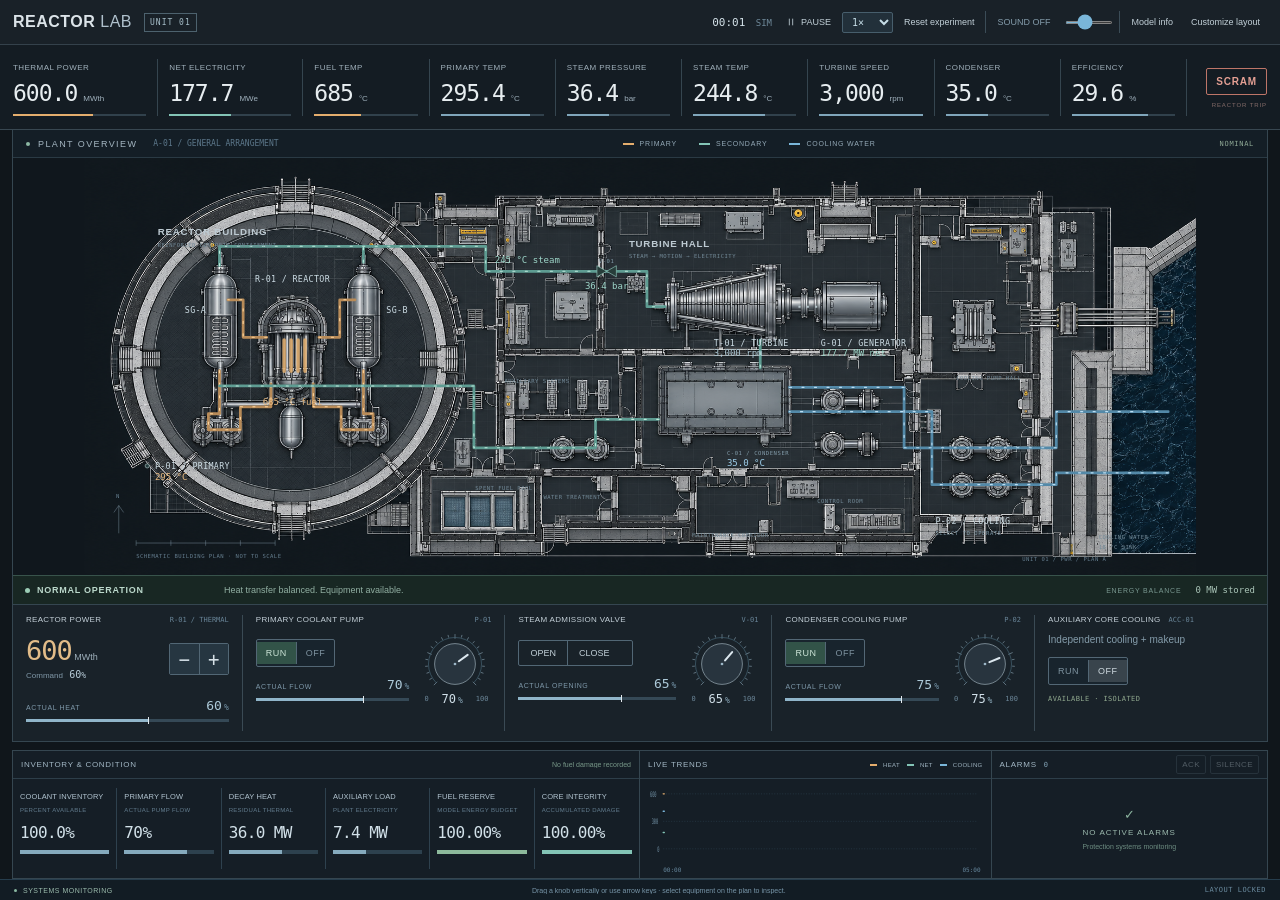
<file: index.html>
<!doctype html>
<html lang="en">
  <head>
    <meta charset="utf-8" />
    <meta name="viewport" content="width=device-width,initial-scale=1" />
    <meta name="theme-color" content="#12171c" />
    <meta
      name="description"
      content="A live nuclear plant operating sandbox. Explore a detailed building plan, control pumps and valves, and follow the energy."
    />
    <title>Reactor Lab · Plant Plan / V2</title>
    <link
      rel="icon"
      href="data:image/svg+xml,%3Csvg xmlns='http://www.w3.org/2000/svg' viewBox='0 0 32 32'%3E%3Crect width='32' height='32' rx='4' fill='%23151c22'/%3E%3Cpath d='M8 24V8h10a5 5 0 0 1 0 10H8m10 0 7 7' stroke='%23e0b675' fill='none' stroke-width='2'/%3E%3C/svg%3E"
    />
    <link rel="stylesheet" href="styles.css?v=plan-a-1" />
    <script type="module" src="app.js?v=plan-a-1"></script>
  </head>
  <body>
    <header class="topbar">
      <div class="brand">
        <strong>REACTOR <span>LAB</span></strong
        ><b>UNIT 01</b
        ><span class="brand-subtitle">PWR / OPERATING SANDBOX</span>
      </div>
      <div class="top-actions">
        <span class="clock"><span id="sim-time">00:00</span> SIM</span
        ><button
          id="pause-button"
          aria-label="Pause simulation"
          aria-pressed="false"
        >
          <svg viewBox="0 0 24 24" aria-hidden="true">
            <path id="pause-icon" d="M8 4v16M16 4v16" /></svg
          ><span id="pause-label">PAUSE</span></button
        ><label class="sr-only" for="speed">Simulation speed</label
        ><select id="speed">
          <option value="1">1×</option>
          <option value="5">5×</option>
          <option value="20">20×</option>
          <option value="60">60×</option></select
        ><button
          id="reset-button"
          title="Restore all plant conditions and clear damage"
        >
          Reset experiment
        </button>
        <div class="sound-control">
          <button id="sound-button" aria-pressed="false">SOUND OFF</button
          ><label class="sr-only" for="volume">Master volume</label
          ><input
            id="volume"
            type="range"
            min="0"
            max="100"
            value="35"
            aria-label="Master volume"
          /><output id="volume-value" for="volume">35%</output>
        </div>
        <button id="help-button" aria-label="Open model information">
          Model info</button
        ><button id="layout-button" aria-pressed="false">
          Customize layout</button
        ><button id="layout-reset" hidden>Reset layout</button>
      </div>
    </header>
    <section class="kpi-strip" aria-label="Critical instruments">
      <article>
        <span class="metric-label">THERMAL POWER</span>
        <div>
          <strong id="thermal-power">—</strong
          ><span class="metric-unit">MWth</span>
        </div>
        <div class="instrument-track"><i id="thermal-power-bar"></i></div>
        <small id="thermal-power-detail"></small>
      </article>
      <article>
        <span class="metric-label">NET ELECTRICITY</span>
        <div>
          <strong id="electrical-power">—</strong
          ><span class="metric-unit">MWe</span>
        </div>
        <div class="instrument-track"><i id="electrical-power-bar"></i></div>
        <small id="electrical-power-detail"></small>
      </article>
      <article>
        <span class="metric-label">FUEL TEMP</span>
        <div>
          <strong id="fuel-temp">—</strong><span class="metric-unit">°C</span>
        </div>
        <div class="instrument-track"><i id="fuel-temp-bar"></i></div>
        <small id="fuel-temp-detail"></small>
      </article>
      <article>
        <span class="metric-label">PRIMARY TEMP</span>
        <div>
          <strong id="primary-temp">—</strong
          ><span class="metric-unit">°C</span>
        </div>
        <div class="instrument-track"><i id="primary-temp-bar"></i></div>
        <small id="primary-temp-detail"></small>
      </article>
      <article>
        <span class="metric-label">STEAM PRESSURE</span>
        <div>
          <strong id="steam-pressure">—</strong
          ><span class="metric-unit">bar</span>
        </div>
        <div class="instrument-track"><i id="steam-pressure-bar"></i></div>
        <small id="steam-pressure-detail"></small>
      </article>
      <article>
        <span class="metric-label">STEAM TEMP</span>
        <div>
          <strong id="steam-temp">—</strong><span class="metric-unit">°C</span>
        </div>
        <div class="instrument-track"><i id="steam-temp-bar"></i></div>
        <small id="steam-temp-detail"></small>
      </article>
      <article>
        <span class="metric-label">TURBINE SPEED</span>
        <div>
          <strong id="turbine-rpm">—</strong
          ><span class="metric-unit">rpm</span>
        </div>
        <div class="instrument-track"><i id="turbine-rpm-bar"></i></div>
        <small id="turbine-rpm-detail"></small>
      </article>
      <article>
        <span class="metric-label">CONDENSER</span>
        <div>
          <strong id="condenser-temp">—</strong
          ><span class="metric-unit">°C</span>
        </div>
        <div class="instrument-track"><i id="condenser-temp-bar"></i></div>
        <small id="condenser-temp-detail"></small>
      </article>
      <article>
        <span class="metric-label">EFFICIENCY</span>
        <div>
          <strong id="efficiency">—</strong><span class="metric-unit">%</span>
        </div>
        <div class="instrument-track"><i id="efficiency-bar"></i></div>
        <small id="efficiency-detail"></small>
      </article>
      <div class="trip-cell">
        <button
          id="scram-button"
          class="scram"
          title="Trip reactor; cooling remains available"
        >
          SCRAM</button
        ><span>REACTOR TRIP</span>
      </div>
    </section>
    <main class="workspace" id="workspace">
      <section class="plan-stage" aria-labelledby="plan-heading">
        <div class="plan-toolbar">
          <div>
            <span class="mode-dot"></span>
            <h1 id="plan-heading">PLANT OVERVIEW</h1>
            <span class="plan-coordinate">A-01 / GENERAL ARRANGEMENT</span>
          </div>
          <div class="circuit-legend">
            <span><i class="amber-bg"></i>PRIMARY</span
            ><span><i class="mint-bg"></i>SECONDARY</span
            ><span><i class="blue-bg"></i>COOLING WATER</span>
          </div>
          <span id="inventory-state">NOMINAL INVENTORY</span>
        </div>
        <div class="plan-canvas">
          <svg
            class="schematic"
            viewBox="0 0 1600 600"
            role="group"
            aria-label="Live plant building plan"
          >
            <defs>
              <pattern
                id="plan-grid"
                width="40"
                height="40"
                patternUnits="userSpaceOnUse"
              >
                <path
                  d="M40 0H0V40"
                  fill="none"
                  stroke="#27323b"
                  stroke-width=".5"
                />
              </pattern>
              <pattern
                id="minor-grid"
                width="8"
                height="8"
                patternUnits="userSpaceOnUse"
              >
                <circle cx="0" cy="0" r=".4" fill="#42505a" />
              </pattern>
            </defs>
            <rect width="1600" height="600" fill="url(#plan-grid)" />
            <rect
              width="1600"
              height="600"
              fill="url(#minor-grid)"
              opacity=".4"
            />
            <image
              id="plan-art"
              href="assets/plant-plan-dark.png"
              x="0"
              y="0"
              width="1600"
              height="600"
              preserveAspectRatio="none"
            />
            <g id="live-pipes">
              <g class="pipe primary-pipe">
                <path
                  id="primary-route"
                  d="M263 258H229V204H207 M338 258H368V204H390 M195 306V368H179V391H225V358H269V325 M402 306V368H416V391H370V358H330V325"
                />
              </g>
              <g class="flow primary-flow">
                <path
                  id="primary-flow-route"
                  d="M263 258H229V204H207 M338 258H368V204H390 M195 306V368H179V391H225V358H269V325 M402 306V368H416V391H370V358H330V325"
                />
              </g>
              <g class="pipe steam-pipe">
                <path
                  id="steam-route"
                  d="M195 155V127H578V163H810V214H836 M402 150V127 M973 262V302 M827 376H736V417H561V328H402 M402 328H195"
                />
              </g>
              <g class="flow steam-flow">
                <path
                  id="steam-flow-route"
                  d="M195 155V127H578V163H810V214H836 M402 150V127 M973 262V302 M827 376H736V417H561V328H402 M402 328H195"
                />
              </g>
              <g class="pipe cooling-pipe">
                <path
                  id="cooling-route"
                  d="M1015 330H1180V417H1399V365H1560 M1560 453H1399V470H1220V365H1015"
                />
              </g>
              <g class="flow cooling-flow">
                <path
                  id="cooling-flow-route"
                  d="M1015 330H1180V417H1399V365H1560 M1560 453H1399V470H1220V365H1015"
                />
              </g>
              <path class="shaft-motion" d="M1028 214H1060" />
            </g>
            <g class="pipe emergency-pipe">
              <path d="M651 350V465H547V480H322V328" />
            </g>
            <g class="flow emergency-flow">
              <path d="M651 350V465H547V480H322V328" />
            </g>
            <g class="plan-labels">
              <text x="106" y="111" class="building-label">
                REACTOR BUILDING
              </text>
              <text x="106" y="128" class="building-subtitle">
                REINFORCED CONCRETE CONTAINMENT
              </text>
              <text x="784" y="128" class="building-label">TURBINE HALL</text>
              <text x="784" y="144" class="building-subtitle">
                STEAM → MOTION → ELECTRICITY
              </text>
              <text x="1460" y="548" class="building-subtitle">
                COOLING WATER
              </text>
              <text x="1460" y="562" class="building-subtitle">18 °C SINK</text>
              <text class="building-subtitle" x="605" y="324">
                AUXILIARY SYSTEMS
              </text>
              <text class="building-subtitle" x="563" y="477">
                SPENT FUEL POOL
              </text>
              <text class="building-subtitle" x="661" y="491">
                WATER TREATMENT
              </text>
              <text class="building-subtitle" x="875" y="546">
                MAINTENANCE CORRIDOR
              </text>
              <text class="building-subtitle" x="1055" y="496">
                CONTROL ROOM
              </text>
              <text class="building-subtitle" x="1255" y="320">
                COOLING PUMP HALL
              </text>
            </g>
            <g
              class="device reactor-vessel"
              data-inspect="reactor"
              role="button"
              tabindex="0"
              aria-label="Inspect reactor power control"
            >
              <rect x="250" y="190" width="100" height="160" rx="28" />
              <g class="fuel-rods">
                <path d="M288 262V307 M298 262V307 M308 262V307 M318 262V307" />
              </g>
              <text x="300" y="178" text-anchor="middle" class="device-label">
                R-01 / REACTOR
              </text>
              <text
                id="svg-fuel-temp"
                x="300"
                y="356"
                text-anchor="middle"
                class="live-value amber"
              >
                —
              </text>
            </g>
            <g
              class="device pump"
              data-inspect="primary"
              role="button"
              tabindex="0"
              aria-label="Inspect primary pump controls"
            >
              <rect x="148" y="365" width="300" height="64" rx="4" />
              <circle cx="91" cy="443" r="3" />
              <text x="102" y="447" class="device-label">P-01 / PRIMARY</text>
              <text
                id="svg-primary-temp"
                x="102"
                y="464"
                class="live-value amber"
              >
                —
              </text>
            </g>
            <g
              class="device"
              data-inspect="steam"
              role="button"
              tabindex="0"
              aria-label="Inspect steam valve controls"
            >
              <rect x="714" y="140" width="77" height="54" rx="3" />
              <path
                class="valve-symbol"
                d="M738 155 752 163 738 171Z M766 155 752 163 766 171Z"
              />
              <text x="752" y="151" text-anchor="middle" class="tiny-label">
                V-01
              </text>
              <text
                id="svg-steam-pressure"
                x="752"
                y="189"
                text-anchor="middle"
                class="live-value mint"
              >
                —
              </text>
            </g>
            <g
              class="device"
              data-inspect="cooling"
              role="button"
              tabindex="0"
              aria-label="Inspect condenser cooling controls"
            >
              <rect x="1225" y="395" width="135" height="97" rx="3" />
              <text x="1225" y="526" class="device-label">P-02 / COOLING</text>
              <text
                id="svg-condenser-temp"
                x="925"
                y="443"
                class="live-value blue"
              >
                —
              </text>
              <text x="1225" y="543" class="tiny-label">SELECT TO OPERATE</text>
            </g>
            <g class="equipment-tags">
              <text x="145" y="223" class="device-label">SG-A</text>
              <text x="435" y="223" class="device-label">SG-B</text>
              <text id="svg-steam-temp" x="591" y="151" class="live-value mint">
                —
              </text>
              <text x="906" y="270" class="device-label">T-01 / TURBINE</text>
              <text id="svg-rpm" x="906" y="285" class="live-value">—</text>
              <text x="1060" y="270" class="device-label">
                G-01 / GENERATOR
              </text>
              <text id="svg-electric" x="1060" y="285" class="live-value mint">
                —
              </text>
              <text x="925" y="427" class="tiny-label">C-01 / CONDENSER</text>
            </g>
            <g class="drawing-furniture">
              <path d="M50 540V500m-7 10 7-10 7 10" />
              <text x="46" y="489">N</text>
              <path
                d="M75 554H275M75 550V558M125 550V558M175 550V558M225 550V558M275 550V558"
              />
              <text x="75" y="575">SCHEMATIC BUILDING PLAN · NOT TO SCALE</text>
              <text x="1350" y="580">UNIT 01 / PWR / PLAN A</text>
            </g>
          </svg>
        </div>
        <div class="annunciator" aria-label="Plant operating state">
          <div class="phase">
            <i></i
            ><strong id="plant-status" role="status">NORMAL OPERATION</strong>
          </div>
          <p id="plant-guidance">
            Heat transfer balanced. Equipment available.
          </p>
          <span class="storage-label" id="balance-label">ENERGY BALANCE</span
          ><strong id="storage-rate">0 MW stored</strong>
        </div>
      </section>
      <section class="controls-panel" aria-label="Plant operating controls">
        <div class="controls-content">
          <section
            class="equipment-control reactor-control"
            id="control-reactor"
          >
            <header>
              <span>REACTOR POWER</span><small>R-01 / THERMAL</small>
            </header>
            <div class="reactor-operating">
              <div>
                <strong id="reactor-target-power">600</strong><span> MWth</span>
                <p>Command <output id="reactor-command">60%</output></p>
              </div>
              <div class="stepper">
                <button
                  data-adjust="reactor"
                  data-step="-1"
                  aria-label="Decrease reactor power"
                >
                  −</button
                ><button
                  data-adjust="reactor"
                  data-step="1"
                  aria-label="Increase reactor power"
                >
                  +
                </button>
              </div>
            </div>
            <div class="position-line">
              <span>ACTUAL HEAT</span><strong id="reactor-actual">—</strong>
            </div>
            <div class="travel-track">
              <i id="reactor-travel"></i><b id="reactor-target"></b>
            </div>
          </section>
          <section class="equipment-control" id="control-primary">
            <header>
              <span>PRIMARY COOLANT PUMP</span><small>P-01</small>
            </header>
            <div class="rotary-control">
              <div class="actuator-controls">
                <button
                  id="primary-switch"
                  class="run-switch"
                  aria-pressed="true"
                  aria-label="Stop primary pump"
                >
                  <span class="on-word">RUN</span
                  ><span class="off-word">OFF</span>
                </button>
                <div class="position-line">
                  <span>ACTUAL FLOW</span><strong id="primary-actual">—</strong>
                </div>
                <div class="travel-track">
                  <i id="primary-travel"></i><b id="primary-target"></b>
                </div>
              </div>
              <div class="knob-wrap">
                <div
                  class="rotary"
                  id="primary-knob"
                  data-knob="primary"
                  role="slider"
                  tabindex="0"
                  aria-label="primary coolant pump setting"
                  aria-valuemin="0"
                  aria-valuemax="100"
                  aria-valuenow="0"
                  title="Drag up or down; use arrow keys for fine adjustment"
                >
                  <svg viewBox="0 0 100 100" aria-hidden="true">
                    <g class="knob-ticks">
                      <line
                        x1="50"
                        y1="6"
                        x2="50"
                        y2="13"
                        transform="rotate(-135.0 50 50)"
                      />
                      <line
                        x1="50"
                        y1="6"
                        x2="50"
                        y2="10"
                        transform="rotate(-121.5 50 50)"
                      />
                      <line
                        x1="50"
                        y1="6"
                        x2="50"
                        y2="10"
                        transform="rotate(-108.0 50 50)"
                      />
                      <line
                        x1="50"
                        y1="6"
                        x2="50"
                        y2="10"
                        transform="rotate(-94.5 50 50)"
                      />
                      <line
                        x1="50"
                        y1="6"
                        x2="50"
                        y2="10"
                        transform="rotate(-81.0 50 50)"
                      />
                      <line
                        x1="50"
                        y1="6"
                        x2="50"
                        y2="13"
                        transform="rotate(-67.5 50 50)"
                      />
                      <line
                        x1="50"
                        y1="6"
                        x2="50"
                        y2="10"
                        transform="rotate(-54.0 50 50)"
                      />
                      <line
                        x1="50"
                        y1="6"
                        x2="50"
                        y2="10"
                        transform="rotate(-40.5 50 50)"
                      />
                      <line
                        x1="50"
                        y1="6"
                        x2="50"
                        y2="10"
                        transform="rotate(-27.0 50 50)"
                      />
                      <line
                        x1="50"
                        y1="6"
                        x2="50"
                        y2="10"
                        transform="rotate(-13.5 50 50)"
                      />
                      <line
                        x1="50"
                        y1="6"
                        x2="50"
                        y2="13"
                        transform="rotate(0.0 50 50)"
                      />
                      <line
                        x1="50"
                        y1="6"
                        x2="50"
                        y2="10"
                        transform="rotate(13.5 50 50)"
                      />
                      <line
                        x1="50"
                        y1="6"
                        x2="50"
                        y2="10"
                        transform="rotate(27.0 50 50)"
                      />
                      <line
                        x1="50"
                        y1="6"
                        x2="50"
                        y2="10"
                        transform="rotate(40.5 50 50)"
                      />
                      <line
                        x1="50"
                        y1="6"
                        x2="50"
                        y2="10"
                        transform="rotate(54.0 50 50)"
                      />
                      <line
                        x1="50"
                        y1="6"
                        x2="50"
                        y2="13"
                        transform="rotate(67.5 50 50)"
                      />
                      <line
                        x1="50"
                        y1="6"
                        x2="50"
                        y2="10"
                        transform="rotate(81.0 50 50)"
                      />
                      <line
                        x1="50"
                        y1="6"
                        x2="50"
                        y2="10"
                        transform="rotate(94.5 50 50)"
                      />
                      <line
                        x1="50"
                        y1="6"
                        x2="50"
                        y2="10"
                        transform="rotate(108.0 50 50)"
                      />
                      <line
                        x1="50"
                        y1="6"
                        x2="50"
                        y2="10"
                        transform="rotate(121.5 50 50)"
                      />
                      <line
                        x1="50"
                        y1="6"
                        x2="50"
                        y2="13"
                        transform="rotate(135.0 50 50)"
                      />
                    </g>
                    <path
                      class="knob-arc"
                      d="M22.42 77.58 A39 39 0 1 1 77.58 77.58"
                    />
                    <circle class="knob-face" cx="50" cy="50" r="30" />
                    <g id="primary-needle"><path d="M50 27V43" /></g>
                    <circle class="knob-pin" cx="50" cy="50" r="2" />
                  </svg>
                </div>
                <div class="knob-scale">
                  <span>0</span
                  ><output id="primary-command">—<small>%</small></output
                  ><span>100</span>
                </div>
              </div>
            </div>
          </section>
          <section class="equipment-control" id="control-steam">
            <header>
              <span>STEAM ADMISSION VALVE</span><small>V-01</small>
            </header>
            <div class="rotary-control">
              <div class="actuator-controls">
                <div class="valve-buttons">
                  <button data-valve="100">OPEN</button
                  ><button data-valve="0">CLOSE</button>
                </div>
                <div class="position-line">
                  <span>ACTUAL OPENING</span
                  ><strong id="steam-actual">—</strong>
                </div>
                <div class="travel-track">
                  <i id="steam-travel"></i><b id="steam-target"></b>
                </div>
              </div>
              <div class="knob-wrap">
                <div
                  class="rotary"
                  id="steam-knob"
                  data-knob="steam"
                  role="slider"
                  tabindex="0"
                  aria-label="steam admission valve setting"
                  aria-valuemin="0"
                  aria-valuemax="100"
                  aria-valuenow="0"
                  title="Drag up or down; use arrow keys for fine adjustment"
                >
                  <svg viewBox="0 0 100 100" aria-hidden="true">
                    <g class="knob-ticks">
                      <line
                        x1="50"
                        y1="6"
                        x2="50"
                        y2="13"
                        transform="rotate(-135.0 50 50)"
                      />
                      <line
                        x1="50"
                        y1="6"
                        x2="50"
                        y2="10"
                        transform="rotate(-121.5 50 50)"
                      />
                      <line
                        x1="50"
                        y1="6"
                        x2="50"
                        y2="10"
                        transform="rotate(-108.0 50 50)"
                      />
                      <line
                        x1="50"
                        y1="6"
                        x2="50"
                        y2="10"
                        transform="rotate(-94.5 50 50)"
                      />
                      <line
                        x1="50"
                        y1="6"
                        x2="50"
                        y2="10"
                        transform="rotate(-81.0 50 50)"
                      />
                      <line
                        x1="50"
                        y1="6"
                        x2="50"
                        y2="13"
                        transform="rotate(-67.5 50 50)"
                      />
                      <line
                        x1="50"
                        y1="6"
                        x2="50"
                        y2="10"
                        transform="rotate(-54.0 50 50)"
                      />
                      <line
                        x1="50"
                        y1="6"
                        x2="50"
                        y2="10"
                        transform="rotate(-40.5 50 50)"
                      />
                      <line
                        x1="50"
                        y1="6"
                        x2="50"
                        y2="10"
                        transform="rotate(-27.0 50 50)"
                      />
                      <line
                        x1="50"
                        y1="6"
                        x2="50"
                        y2="10"
                        transform="rotate(-13.5 50 50)"
                      />
                      <line
                        x1="50"
                        y1="6"
                        x2="50"
                        y2="13"
                        transform="rotate(0.0 50 50)"
                      />
                      <line
                        x1="50"
                        y1="6"
                        x2="50"
                        y2="10"
                        transform="rotate(13.5 50 50)"
                      />
                      <line
                        x1="50"
                        y1="6"
                        x2="50"
                        y2="10"
                        transform="rotate(27.0 50 50)"
                      />
                      <line
                        x1="50"
                        y1="6"
                        x2="50"
                        y2="10"
                        transform="rotate(40.5 50 50)"
                      />
                      <line
                        x1="50"
                        y1="6"
                        x2="50"
                        y2="10"
                        transform="rotate(54.0 50 50)"
                      />
                      <line
                        x1="50"
                        y1="6"
                        x2="50"
                        y2="13"
                        transform="rotate(67.5 50 50)"
                      />
                      <line
                        x1="50"
                        y1="6"
                        x2="50"
                        y2="10"
                        transform="rotate(81.0 50 50)"
                      />
                      <line
                        x1="50"
                        y1="6"
                        x2="50"
                        y2="10"
                        transform="rotate(94.5 50 50)"
                      />
                      <line
                        x1="50"
                        y1="6"
                        x2="50"
                        y2="10"
                        transform="rotate(108.0 50 50)"
                      />
                      <line
                        x1="50"
                        y1="6"
                        x2="50"
                        y2="10"
                        transform="rotate(121.5 50 50)"
                      />
                      <line
                        x1="50"
                        y1="6"
                        x2="50"
                        y2="13"
                        transform="rotate(135.0 50 50)"
                      />
                    </g>
                    <path
                      class="knob-arc"
                      d="M22.42 77.58 A39 39 0 1 1 77.58 77.58"
                    />
                    <circle class="knob-face" cx="50" cy="50" r="30" />
                    <g id="steam-needle"><path d="M50 27V43" /></g>
                    <circle class="knob-pin" cx="50" cy="50" r="2" />
                  </svg>
                </div>
                <div class="knob-scale">
                  <span>0</span
                  ><output id="steam-command">—<small>%</small></output
                  ><span>100</span>
                </div>
              </div>
            </div>
          </section>
          <section class="equipment-control" id="control-cooling">
            <header>
              <span>CONDENSER COOLING PUMP</span><small>P-02</small>
            </header>
            <div class="rotary-control">
              <div class="actuator-controls">
                <button
                  id="cooling-switch"
                  class="run-switch"
                  aria-pressed="true"
                  aria-label="Stop cooling pump"
                >
                  <span class="on-word">RUN</span
                  ><span class="off-word">OFF</span>
                </button>
                <div class="position-line">
                  <span>ACTUAL FLOW</span><strong id="cooling-actual">—</strong>
                </div>
                <div class="travel-track">
                  <i id="cooling-travel"></i><b id="cooling-target"></b>
                </div>
              </div>
              <div class="knob-wrap">
                <div
                  class="rotary"
                  id="cooling-knob"
                  data-knob="cooling"
                  role="slider"
                  tabindex="0"
                  aria-label="condenser cooling pump setting"
                  aria-valuemin="0"
                  aria-valuemax="100"
                  aria-valuenow="0"
                  title="Drag up or down; use arrow keys for fine adjustment"
                >
                  <svg viewBox="0 0 100 100" aria-hidden="true">
                    <g class="knob-ticks">
                      <line
                        x1="50"
                        y1="6"
                        x2="50"
                        y2="13"
                        transform="rotate(-135.0 50 50)"
                      />
                      <line
                        x1="50"
                        y1="6"
                        x2="50"
                        y2="10"
                        transform="rotate(-121.5 50 50)"
                      />
                      <line
                        x1="50"
                        y1="6"
                        x2="50"
                        y2="10"
                        transform="rotate(-108.0 50 50)"
                      />
                      <line
                        x1="50"
                        y1="6"
                        x2="50"
                        y2="10"
                        transform="rotate(-94.5 50 50)"
                      />
                      <line
                        x1="50"
                        y1="6"
                        x2="50"
                        y2="10"
                        transform="rotate(-81.0 50 50)"
                      />
                      <line
                        x1="50"
                        y1="6"
                        x2="50"
                        y2="13"
                        transform="rotate(-67.5 50 50)"
                      />
                      <line
                        x1="50"
                        y1="6"
                        x2="50"
                        y2="10"
                        transform="rotate(-54.0 50 50)"
                      />
                      <line
                        x1="50"
                        y1="6"
                        x2="50"
                        y2="10"
                        transform="rotate(-40.5 50 50)"
                      />
                      <line
                        x1="50"
                        y1="6"
                        x2="50"
                        y2="10"
                        transform="rotate(-27.0 50 50)"
                      />
                      <line
                        x1="50"
                        y1="6"
                        x2="50"
                        y2="10"
                        transform="rotate(-13.5 50 50)"
                      />
                      <line
                        x1="50"
                        y1="6"
                        x2="50"
                        y2="13"
                        transform="rotate(0.0 50 50)"
                      />
                      <line
                        x1="50"
                        y1="6"
                        x2="50"
                        y2="10"
                        transform="rotate(13.5 50 50)"
                      />
                      <line
                        x1="50"
                        y1="6"
                        x2="50"
                        y2="10"
                        transform="rotate(27.0 50 50)"
                      />
                      <line
                        x1="50"
                        y1="6"
                        x2="50"
                        y2="10"
                        transform="rotate(40.5 50 50)"
                      />
                      <line
                        x1="50"
                        y1="6"
                        x2="50"
                        y2="10"
                        transform="rotate(54.0 50 50)"
                      />
                      <line
                        x1="50"
                        y1="6"
                        x2="50"
                        y2="13"
                        transform="rotate(67.5 50 50)"
                      />
                      <line
                        x1="50"
                        y1="6"
                        x2="50"
                        y2="10"
                        transform="rotate(81.0 50 50)"
                      />
                      <line
                        x1="50"
                        y1="6"
                        x2="50"
                        y2="10"
                        transform="rotate(94.5 50 50)"
                      />
                      <line
                        x1="50"
                        y1="6"
                        x2="50"
                        y2="10"
                        transform="rotate(108.0 50 50)"
                      />
                      <line
                        x1="50"
                        y1="6"
                        x2="50"
                        y2="10"
                        transform="rotate(121.5 50 50)"
                      />
                      <line
                        x1="50"
                        y1="6"
                        x2="50"
                        y2="13"
                        transform="rotate(135.0 50 50)"
                      />
                    </g>
                    <path
                      class="knob-arc"
                      d="M22.42 77.58 A39 39 0 1 1 77.58 77.58"
                    />
                    <circle class="knob-face" cx="50" cy="50" r="30" />
                    <g id="cooling-needle"><path d="M50 27V43" /></g>
                    <circle class="knob-pin" cx="50" cy="50" r="2" />
                  </svg>
                </div>
                <div class="knob-scale">
                  <span>0</span
                  ><output id="cooling-command">—<small>%</small></output
                  ><span>100</span>
                </div>
              </div>
            </div>
          </section>
          <section class="emergency-control">
            <header>
              <span>AUXILIARY CORE COOLING</span><small>ACC-01</small>
            </header>
            <p>Independent cooling + makeup</p>
            <button
              id="emergency-switch"
              class="run-switch"
              aria-pressed="true"
              aria-label="Start auxiliary core cooling"
            >
              <span class="on-word">RUN</span
              ><span class="off-word">OFF</span></button
            ><span id="emergency-state">AVAILABLE · ISOLATED</span>
          </section>
        </div>
      </section>
      <div class="instrument-dock" id="instrument-dock">
        <section class="dock-panel systems-panel" data-panel="systems">
          <header class="panel-header" data-drag="systems">
            <span>INVENTORY &amp; CONDITION</span
            ><button
              class="move-panel"
              data-move="systems"
              aria-label="Move instruments panel"
            >
              ↔</button
            ><span id="damage-note">No fuel damage recorded</span>
          </header>
          <div class="system-content">
            <article>
              <span>COOLANT INVENTORY</span><small>PERCENT AVAILABLE</small
              ><strong id="coolant-level">—</strong>
              <div class="stat-track"><i id="inventory-fill"></i></div>
            </article>
            <article>
              <span>PRIMARY FLOW</span><small>ACTUAL PUMP FLOW</small
              ><strong id="primary-flow">—</strong>
              <div class="stat-track"><i id="stat-primary-flow"></i></div>
            </article>
            <article>
              <span>DECAY HEAT</span><small>RESIDUAL THERMAL</small
              ><strong id="decay-heat">—</strong>
              <div class="stat-track"><i id="stat-decay-heat"></i></div>
            </article>
            <article>
              <span>AUXILIARY LOAD</span><small>PLANT ELECTRICITY</small
              ><strong id="auxiliary-power">—</strong>
              <div class="stat-track"><i id="stat-auxiliary-power"></i></div>
            </article>
            <article>
              <span>FUEL RESERVE</span><small>MODEL ENERGY BUDGET</small
              ><strong id="fuel-reserve">—</strong>
              <div class="stat-track"><i id="stat-fuel-reserve"></i></div>
            </article>
            <article>
              <span>CORE INTEGRITY</span><small>ACCUMULATED DAMAGE</small
              ><strong id="integrity-value">—</strong>
              <div class="stat-track"><i id="integrity-fill"></i></div>
            </article>
          </div>
          <span id="heat-rejection" class="sr-only"></span>
          <div class="resize-handle" data-resize="systems"></div>
        </section>
        <section class="dock-panel trend-panel" data-panel="trends">
          <header class="panel-header" data-drag="trends">
            <span>LIVE TRENDS <small>5 SIM MIN · MW</small></span>
            <div class="trend-legend">
              <span><i class="amber-bg"></i>HEAT</span
              ><span><i class="mint-bg"></i>NET</span
              ><span><i class="blue-bg"></i>COOLING</span>
            </div>
            <button
              class="move-panel"
              data-move="trends"
              aria-label="Move trends panel"
            >
              ↔
            </button>
          </header>
          <div class="chart-wrap">
            <svg
              viewBox="0 0 1000 115"
              preserveAspectRatio="none"
              role="img"
              aria-label="Live reactor heat, electrical output and cooling"
            >
              <g class="chart-grid">
                <path d="M40 10H990M40 50H990M40 90H990" />
                <text id="chart-top" x="0" y="14">1,000</text>
                <text id="chart-middle" x="5" y="54">500</text>
                <text x="22" y="94">0</text>
              </g>
              <path id="heat-trend" class="trend-line heat-trend" />
              <path id="electric-trend" class="trend-line electric-trend" />
              <path id="cooling-trend" class="trend-line cooling-trend" />
            </svg>
            <div class="chart-times">
              <span id="chart-start">00:00</span
              ><span id="chart-end">05:00</span>
            </div>
          </div>
          <div class="resize-handle" data-resize="trends"></div>
        </section>
        <section class="dock-panel alarms-panel" data-panel="alarms">
          <header class="panel-header" data-drag="alarms">
            <span>ALARMS <b id="alarm-count">0</b></span
            ><button
              class="move-panel"
              data-move="alarms"
              aria-label="Move alarms panel"
            >
              ↔
            </button>
            <div class="alarm-actions">
              <button id="ack-button">ACK</button
              ><button id="silence-button" aria-pressed="false">SILENCE</button>
            </div>
          </header>
          <div
            id="alarm-list"
            class="alarm-list"
            aria-label="Active and cleared alarms"
          ></div>
          <div class="resize-handle" data-resize="alarms"></div>
        </section>
      </div>
    </main>
    <footer>
      <span class="footer-state"
        ><i></i><b id="footer-state">SYSTEMS MONITORING</b></span
      ><span id="inspection-note"
        >Drag a knob vertically or use arrow keys · select equipment on the plan
        to inspect.</span
      ><span id="saved-layout">LAYOUT LOCKED</span
      ><span id="footer-message" class="sr-only"></span>
    </footer>
    <dialog id="help-dialog">
      <form method="dialog">
        <header>
          <h2>Unit 01 · Model information</h2>
          <button aria-label="Close model information">×</button>
        </header>
      </form>
      <div class="help-content">
        <p>
          The building illustration is an artist-generated schematic, not a
          validated facility or piping design. Working controls, live values,
          flow overlays and equipment hit areas are rendered separately.
        </p>
        <p>
          The plant illustration is an artist-generated schematic, not a
          validated facility or piping design. Live flows and selectable
          equipment are rendered separately. This is an illustrative PWR
          operating sandbox, not engineering or operating guidance.
          Coefficients, limits, actuator travel, damage rates, and emergency
          equipment are fictionalized for learning.
        </p>
        <h3>Operate the equipment</h3>
        <p>
          Hold the − / + buttons to change a command. Pump switches retain their
          speed setting when stopped. Actual pump flow ramps over time; the
          steam valve travels toward its commanded position. Click a component
          in the process diagram to locate its controls.
        </p>
        <h3>Shutdown does not end cooling</h3>
        <p>
          SCRAM suppresses fission. Two effective decay-heat groups and stored
          energy remain. With primary circulation unavailable, fuel can continue
          heating after the trip and accumulate irreversible model damage.
          Auxiliary cooling is an abstract independent heat-removal and makeup
          system; it is not a detailed real ECCS design. Core damage does not
          imply an explosion or an off-site release.
        </p>
        <h3>Alarms and recovery</h3>
        <p>
          ACK ALL marks current alarms as acknowledged. SILENCE stops their
          audible signal. Neither changes plant conditions. A new or escalated
          alarm re-annunciates. Damage remains after cooling is restored. Reset
          experiment clears the simulation, including damage and history; it is
          not an operating recovery procedure. Low-power operation is not itself
          an emergency.
        </p>
        <h3>Desktop workspace</h3>
        <p>
          Designed for 16:9 desktop displays, including 1920 × 1080 and 1366 ×
          768. Drag knobs vertically or use their arrow keys, Page Up/Down,
          Home, and End. Customize layout unlocks the three lower
          instrument-panel headers. Drag them to reorder, or use their move
          buttons. Drag dividers or use their arrow keys to adjust panel widths.
          Lock to save this layout in your browser. Reset layout restores it
          without resetting the plant.
        </p>
        <h3>Model boundaries</h3>
        <p>
          Four thermal reservoirs, rotor inertia, automatic generator loading,
          and energy accounting are modeled. Primary pressure is regulated at
          155 bar. Inventory loss above the illustrative boiling threshold
          carries energy away; makeup enters at the fixed 18 °C cooling-sink
          temperature. Steam pressure is a saturation-temperature estimate, not
          a complete two-phase model. External auxiliary electricity is assumed
          available. There is no detailed neutronics, fuel chemistry, grid,
          containment, radiation-release, or accident-progression calculation.
        </p>
        <p>
          Sound starts only when enabled. Master volume applies to equipment,
          clicks, and alarms. Audio is visualized by the same alarm states and
          is not required to operate the simulator. The simulation pauses while
          this tab is hidden; sound is suspended too. Faster playback changes
          simulated time, not integration steps.
        </p>
      </div>
    </dialog>
    <noscript>Enable JavaScript to run Reactor Lab.</noscript>
  </body>
</html>
</file>
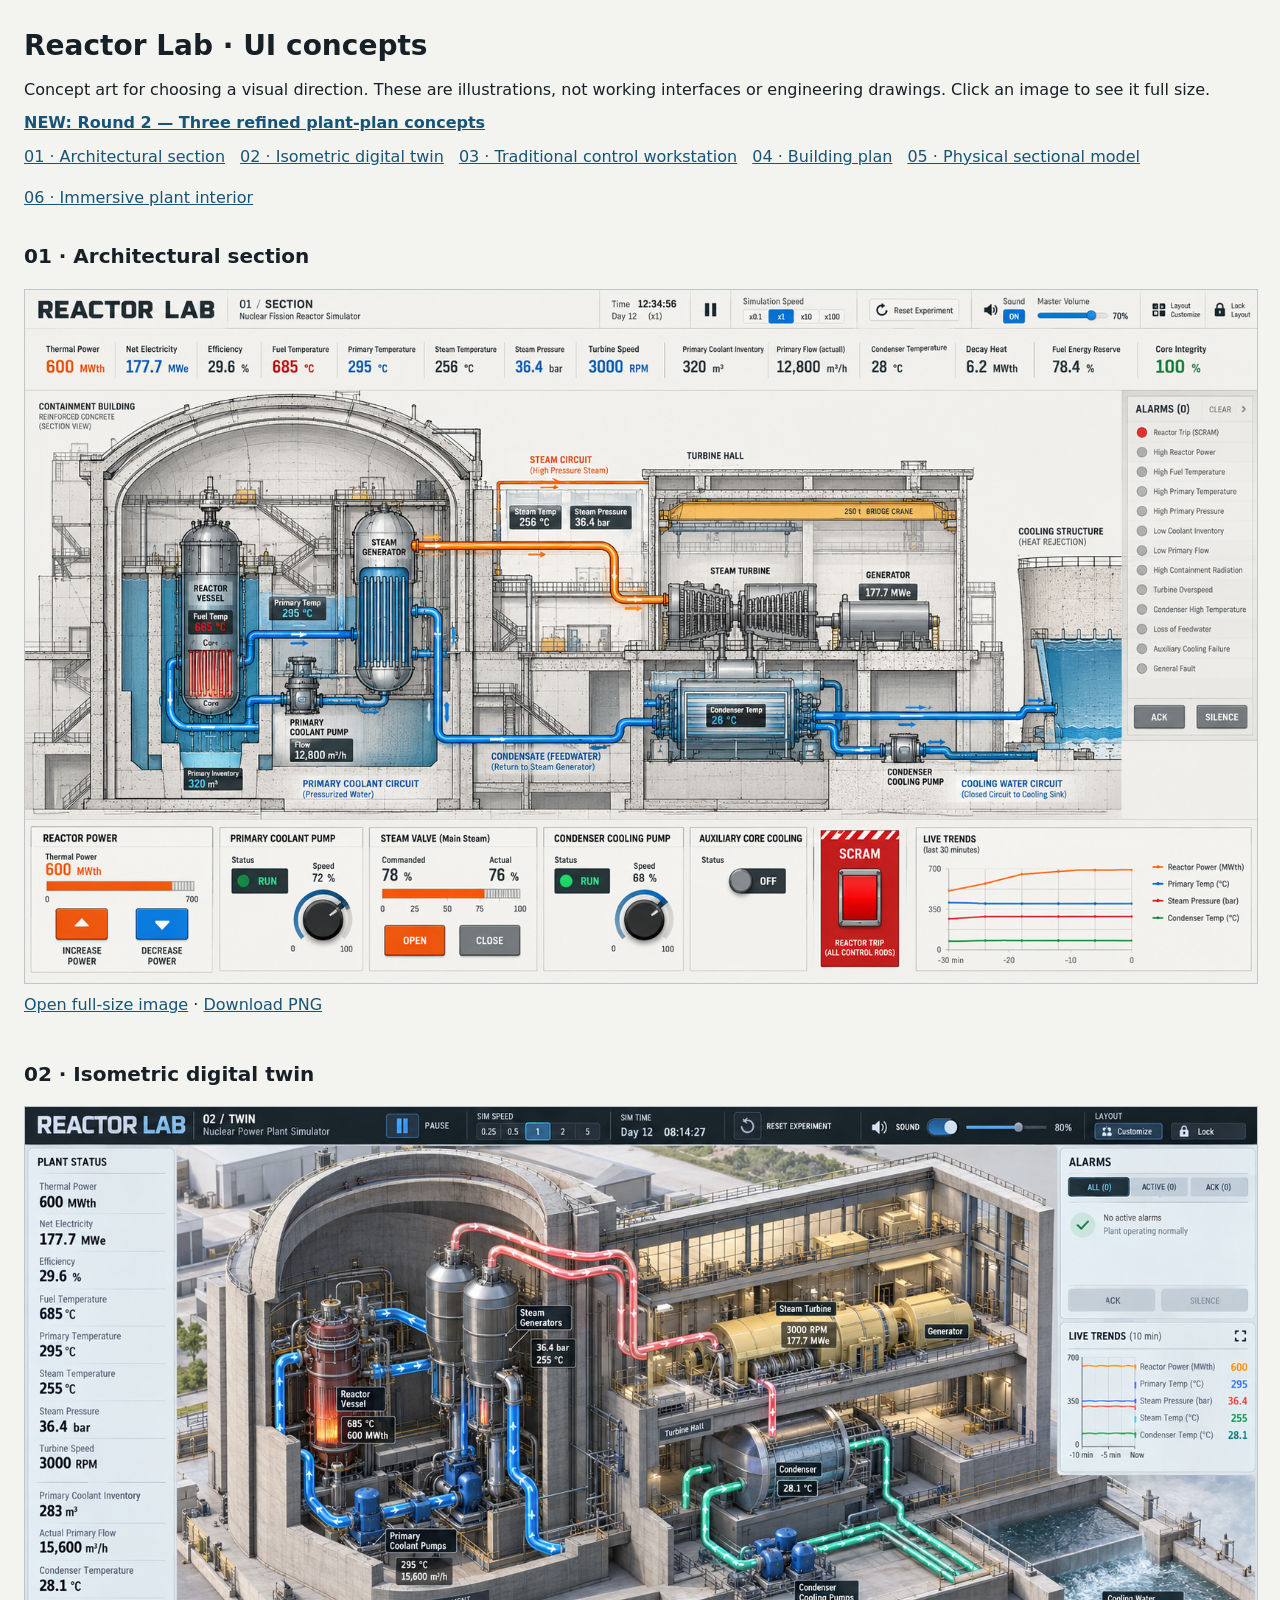
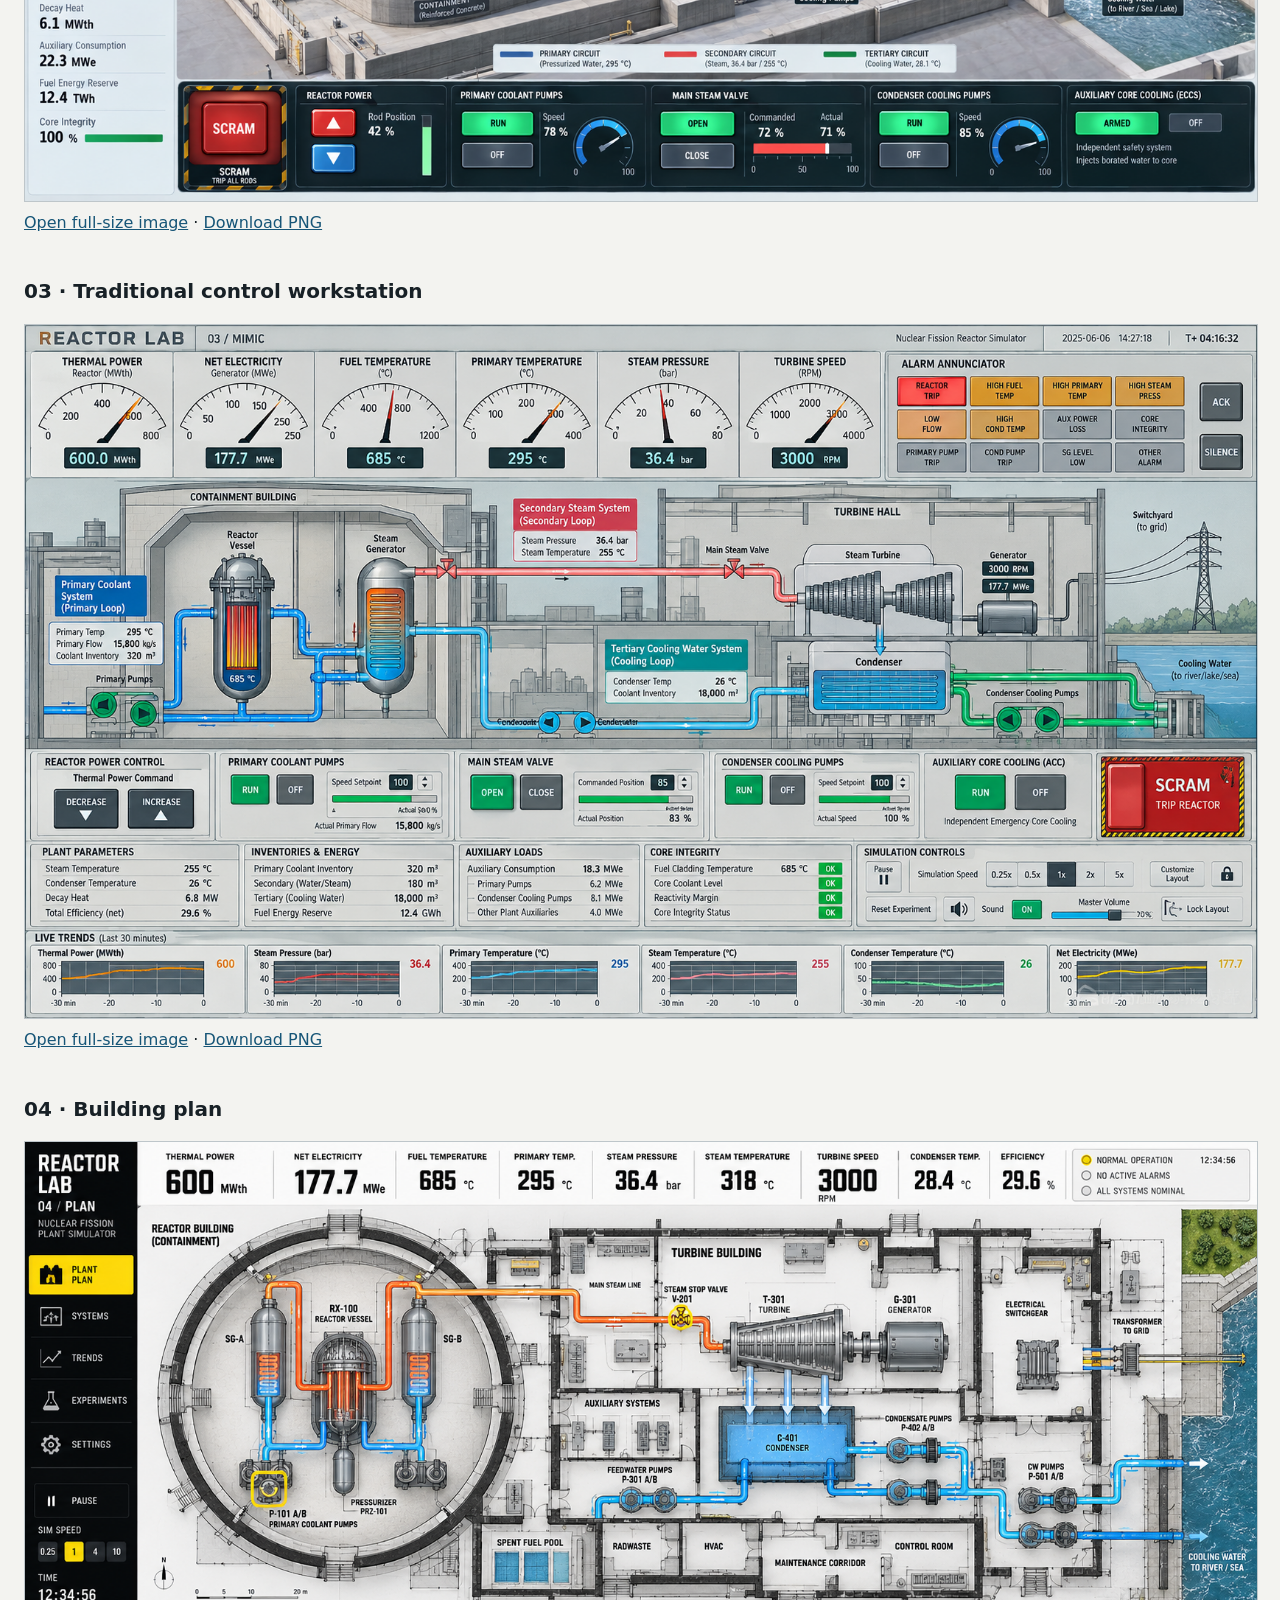
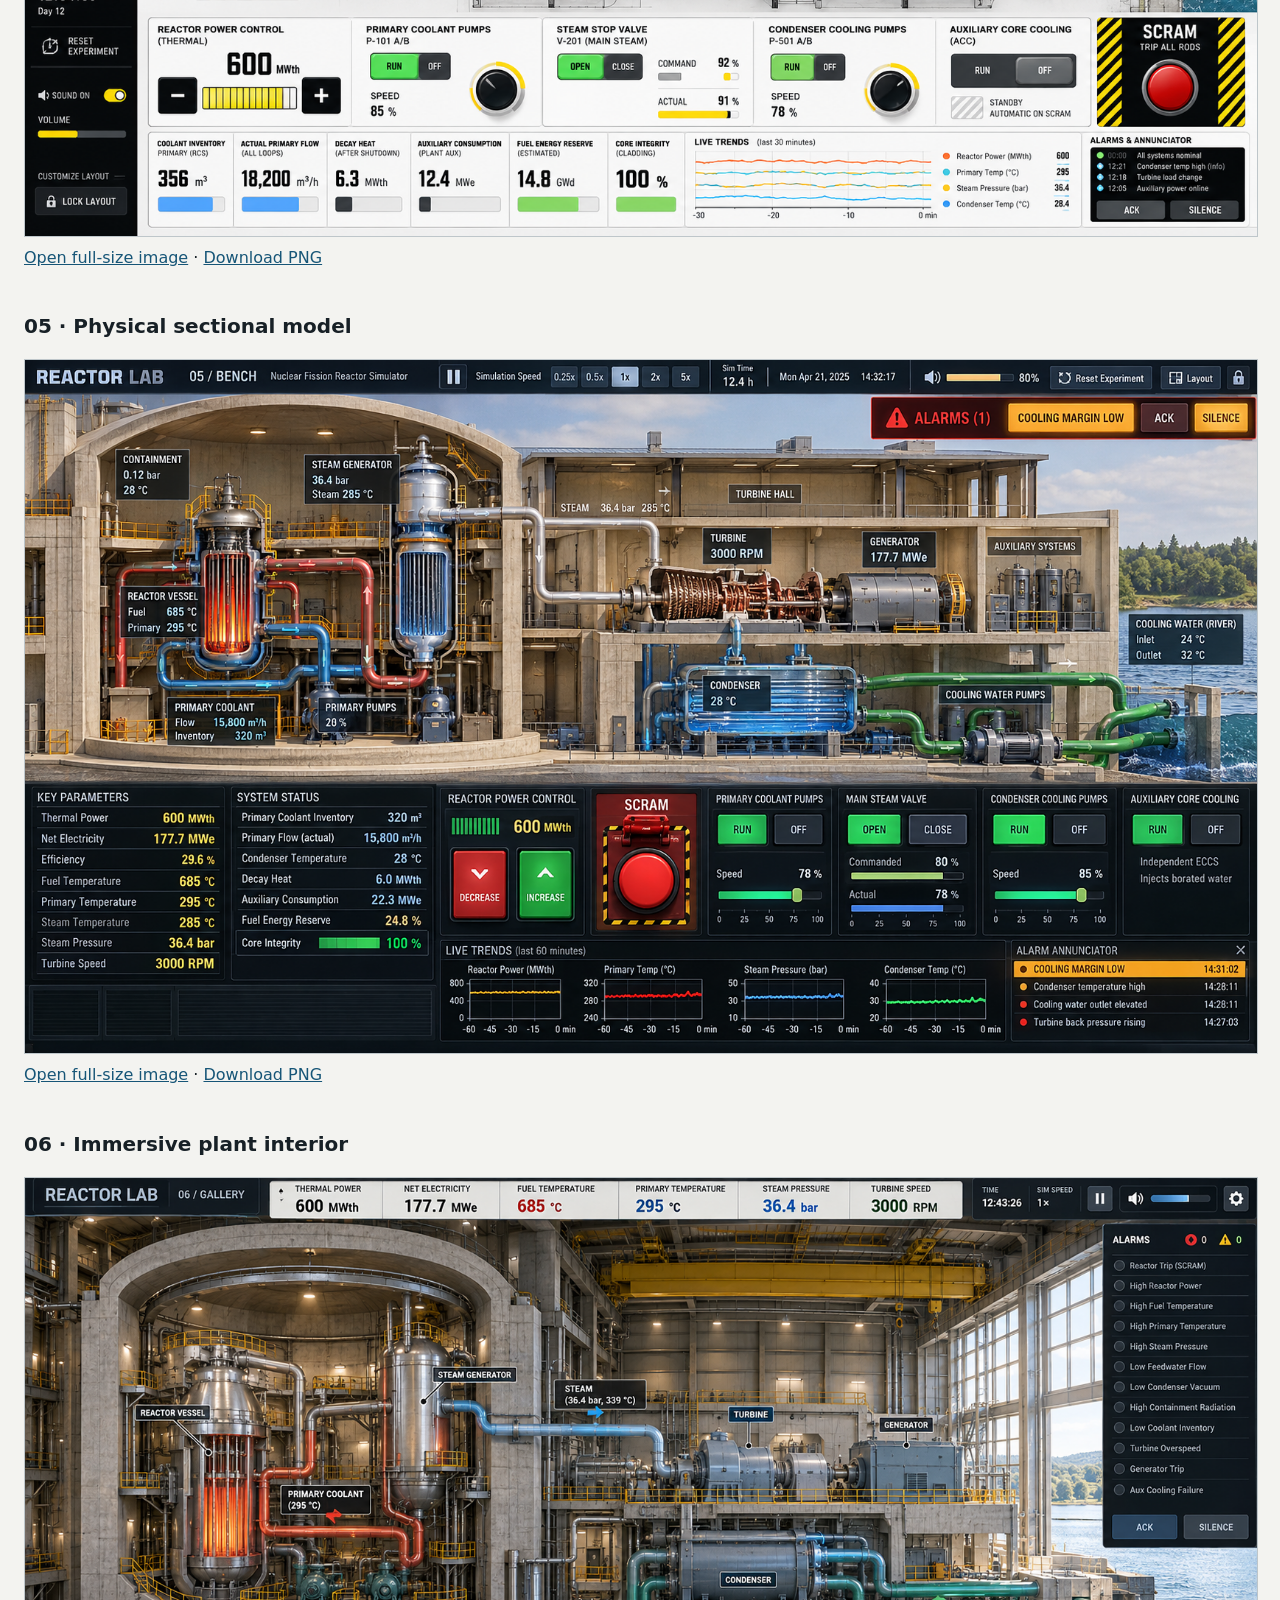
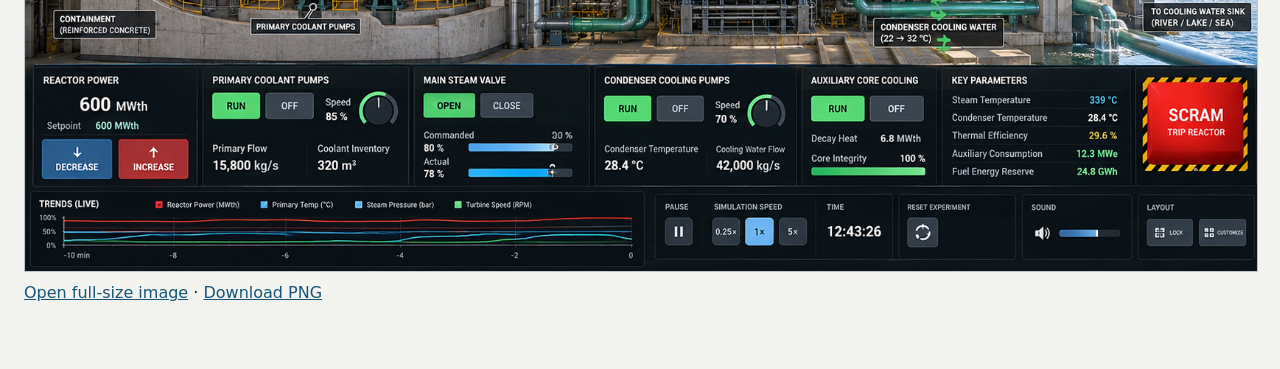
<file: docs/ui-concepts/index.html>
<!doctype html><html lang="en"><head><meta charset="utf-8"><meta name="viewport" content="width=device-width,initial-scale=1"><title>Reactor Lab · UI concepts</title><style>body{margin:0;background:#f3f3f0;color:#172026;font:16px/1.6 system-ui,sans-serif}main{max-width:1500px;margin:auto;padding:24px}h1{margin:0;font-size:28px}header{margin-bottom:30px}section{margin-bottom:40px}h2{font-size:20px}img{display:block;width:100%;height:auto;border:1px solid #bec6ca}a{color:#165577}p{margin:8px 0}nav{display:flex;flex-wrap:wrap;gap:15px}</style></head><body><main><header><h1>Reactor Lab · UI concepts</h1><p>Concept art for choosing a visual direction. These are illustrations, not working interfaces or engineering drawings. Click an image to see it full size.</p><p><strong><a href="round-2/">NEW: Round 2 — Three refined plant-plan concepts</a></strong></p><nav><a href="01-section.png">01 · Architectural section</a><a href="02-twin.png">02 · Isometric digital twin</a><a href="03-workstation.png">03 · Traditional control workstation</a><a href="04-plan.png">04 · Building plan</a><a href="05-bench.png">05 · Physical sectional model</a><a href="06-gallery.png">06 · Immersive plant interior</a></nav></header><section><h2>01 · Architectural section</h2><a href="01-section.png" target="_blank" rel="noopener"><img src="01-section.png" alt="Architectural section UI concept" loading="lazy"></a><p><a href="01-section.png" target="_blank" rel="noopener">Open full-size image</a> · <a href="01-section.png" download>Download PNG</a></p></section><section><h2>02 · Isometric digital twin</h2><a href="02-twin.png" target="_blank" rel="noopener"><img src="02-twin.png" alt="Isometric digital twin UI concept" loading="lazy"></a><p><a href="02-twin.png" target="_blank" rel="noopener">Open full-size image</a> · <a href="02-twin.png" download>Download PNG</a></p></section><section><h2>03 · Traditional control workstation</h2><a href="03-workstation.png" target="_blank" rel="noopener"><img src="03-workstation.png" alt="Traditional control workstation UI concept" loading="lazy"></a><p><a href="03-workstation.png" target="_blank" rel="noopener">Open full-size image</a> · <a href="03-workstation.png" download>Download PNG</a></p></section><section><h2>04 · Building plan</h2><a href="04-plan.png" target="_blank" rel="noopener"><img src="04-plan.png" alt="Building plan UI concept" loading="lazy"></a><p><a href="04-plan.png" target="_blank" rel="noopener">Open full-size image</a> · <a href="04-plan.png" download>Download PNG</a></p></section><section><h2>05 · Physical sectional model</h2><a href="05-bench.png" target="_blank" rel="noopener"><img src="05-bench.png" alt="Physical sectional model UI concept" loading="lazy"></a><p><a href="05-bench.png" target="_blank" rel="noopener">Open full-size image</a> · <a href="05-bench.png" download>Download PNG</a></p></section><section><h2>06 · Immersive plant interior</h2><a href="06-gallery.png" target="_blank" rel="noopener"><img src="06-gallery.png" alt="Immersive plant interior UI concept" loading="lazy"></a><p><a href="06-gallery.png" target="_blank" rel="noopener">Open full-size image</a> · <a href="06-gallery.png" download>Download PNG</a></p></section></main></body></html>
</file>
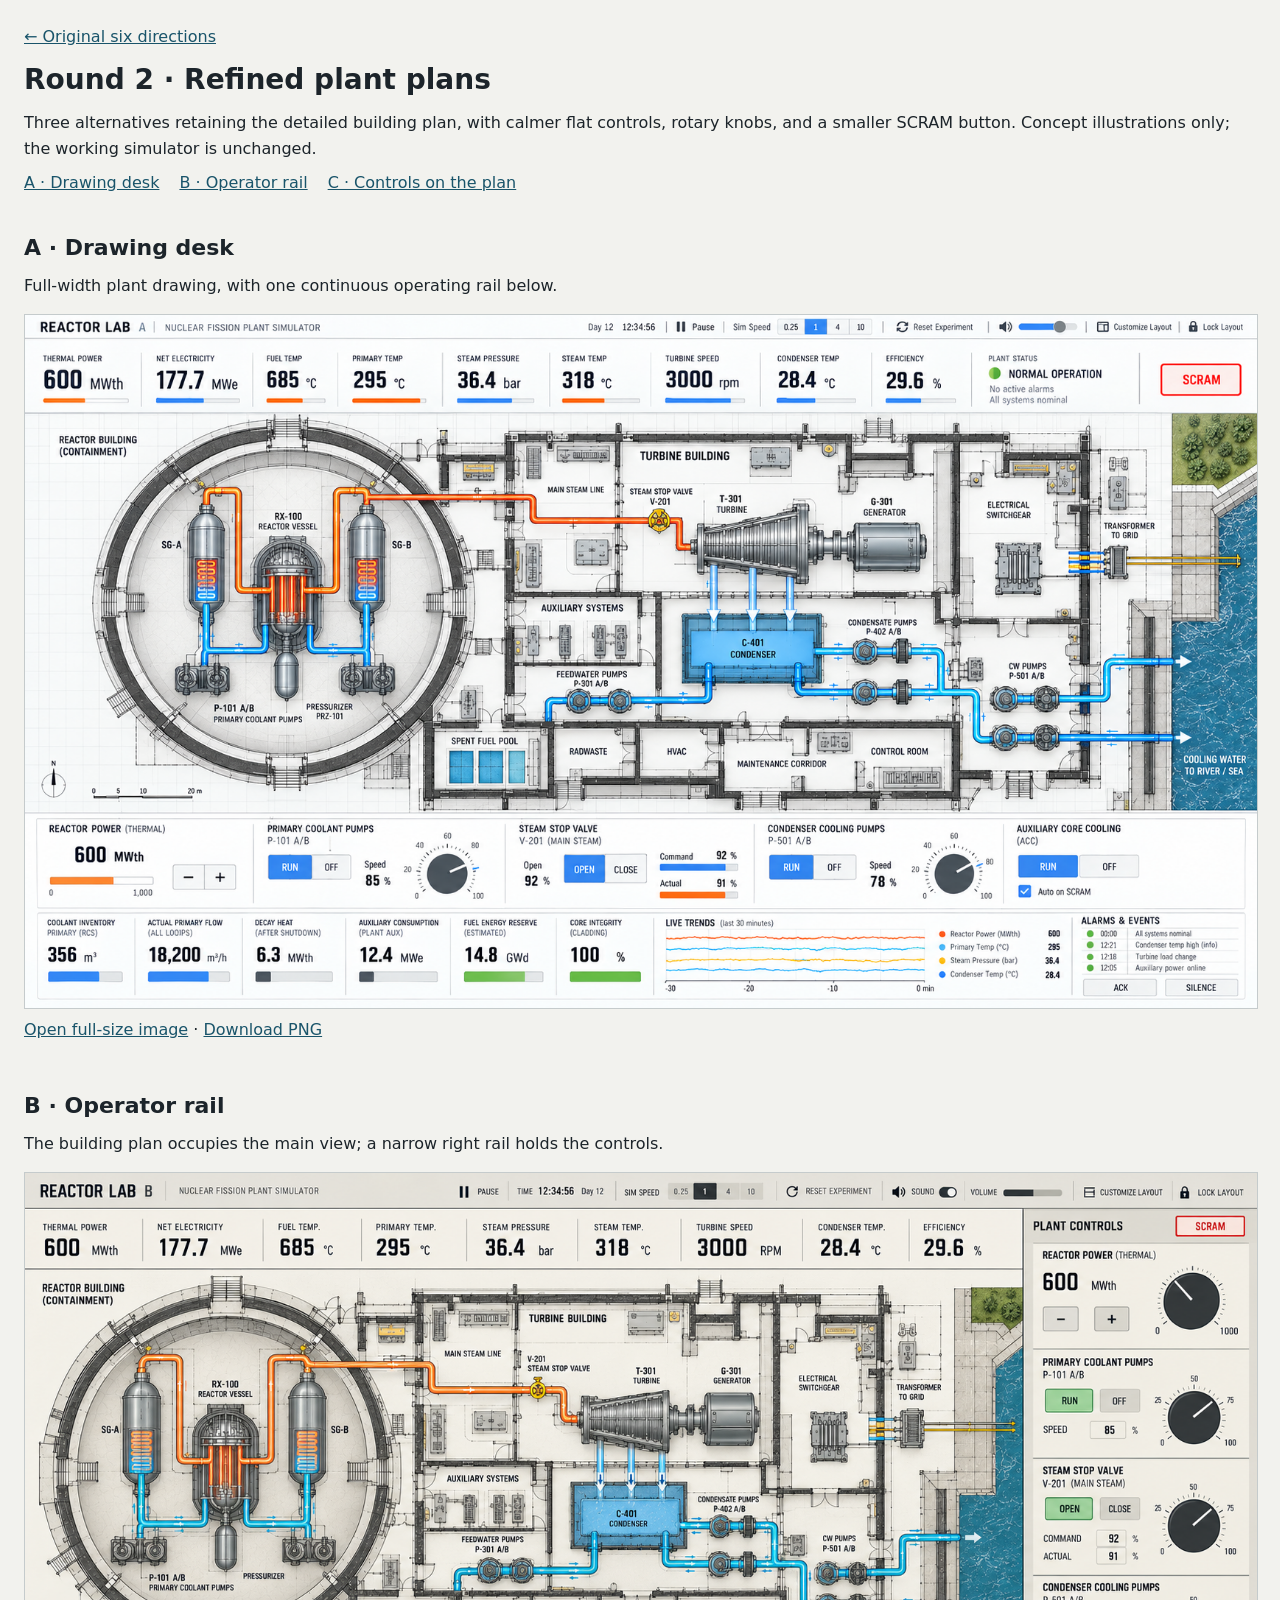
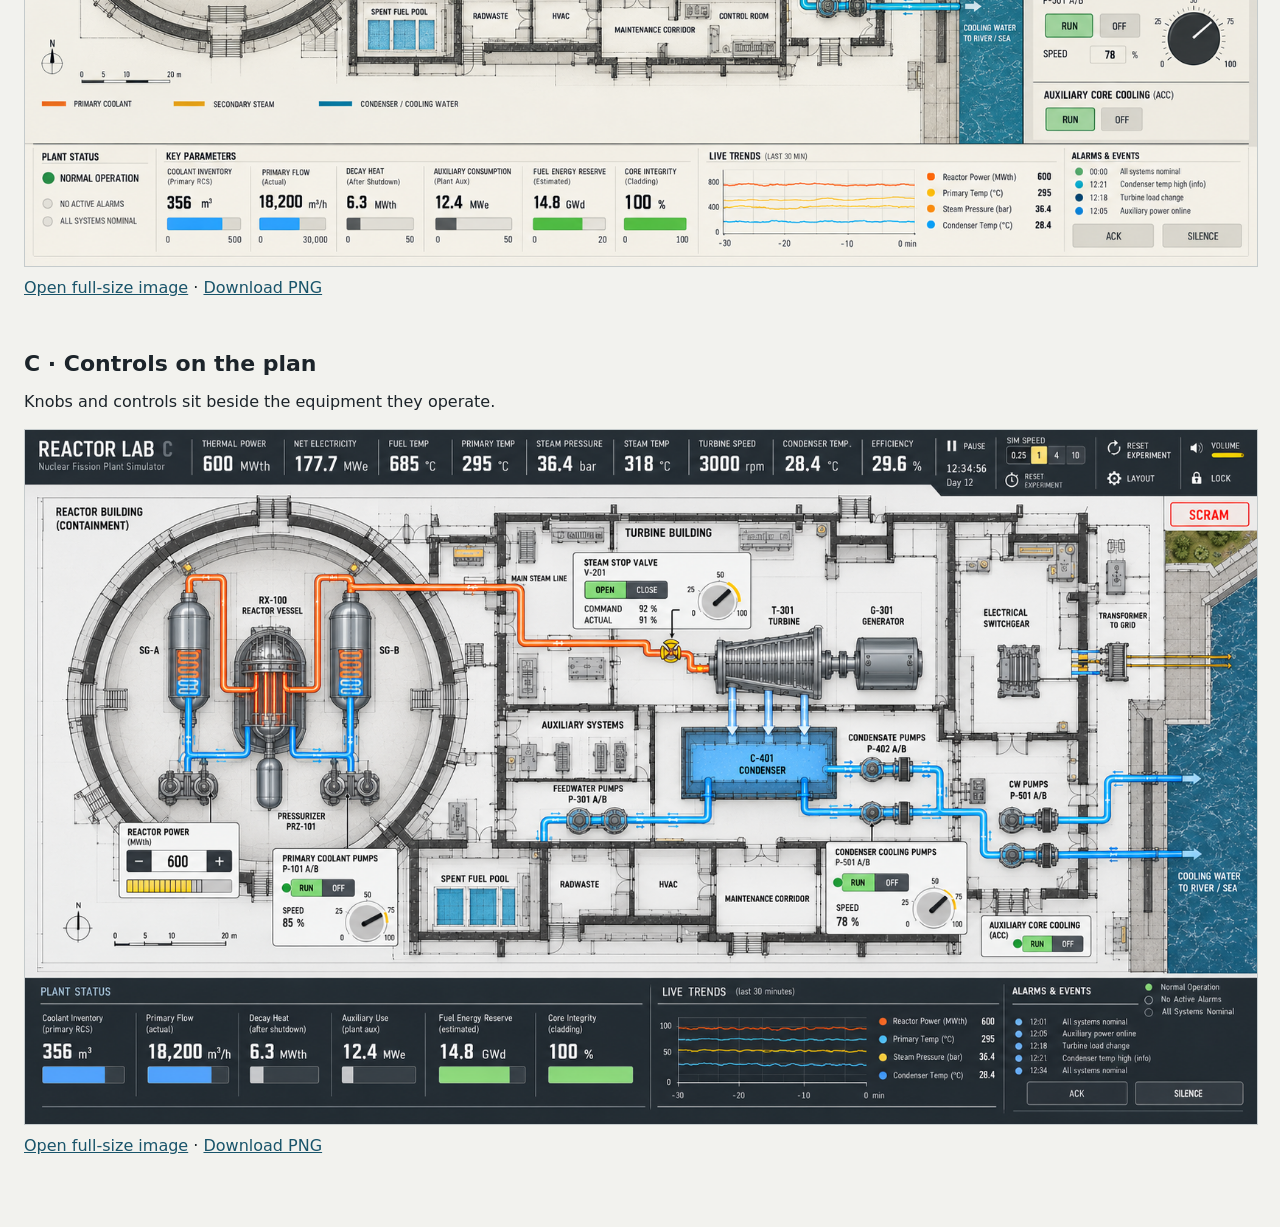
<file: docs/ui-concepts/round-2/index.html>
<!doctype html><html lang="en"><head><meta charset="utf-8"><meta name="viewport" content="width=device-width,initial-scale=1"><title>Reactor Lab · Refined plan concepts</title><style>body{margin:0;background:#f2f2ee;color:#1c242a;font:16px/1.6 system-ui,sans-serif}main{max-width:1600px;margin:auto;padding:24px}h1{font-size:28px;margin:8px 0}h2{font-size:22px;margin-bottom:0}header{margin-bottom:35px}section{margin-bottom:45px}img{display:block;width:100%;height:auto;border:1px solid #c5cbcc;margin-top:15px}a{color:#19546a}nav{display:flex;gap:20px;flex-wrap:wrap}p{margin:8px 0}</style></head><body><main><header><a href="../">← Original six directions</a><h1>Round 2 · Refined plant plans</h1><p>Three alternatives retaining the detailed building plan, with calmer flat controls, rotary knobs, and a smaller SCRAM button. Concept illustrations only; the working simulator is unchanged.</p><nav><a href="A-drawing-desk.png">A · Drawing desk</a><a href="B-operator-rail.png">B · Operator rail</a><a href="C-integrated-plan.png">C · Controls on the plan</a></nav></header><section><h2>A · Drawing desk</h2><p>Full-width plant drawing, with one continuous operating rail below.</p><a href="A-drawing-desk.png" target="_blank" rel="noopener"><img src="A-drawing-desk.png" alt="A · Drawing desk refined floor-plan UI concept"></a><p><a href="A-drawing-desk.png" target="_blank" rel="noopener">Open full-size image</a> · <a href="A-drawing-desk.png" download>Download PNG</a></p></section><section><h2>B · Operator rail</h2><p>The building plan occupies the main view; a narrow right rail holds the controls.</p><a href="B-operator-rail.png" target="_blank" rel="noopener"><img src="B-operator-rail.png" alt="B · Operator rail refined floor-plan UI concept"></a><p><a href="B-operator-rail.png" target="_blank" rel="noopener">Open full-size image</a> · <a href="B-operator-rail.png" download>Download PNG</a></p></section><section><h2>C · Controls on the plan</h2><p>Knobs and controls sit beside the equipment they operate.</p><a href="C-integrated-plan.png" target="_blank" rel="noopener"><img src="C-integrated-plan.png" alt="C · Controls on the plan refined floor-plan UI concept"></a><p><a href="C-integrated-plan.png" target="_blank" rel="noopener">Open full-size image</a> · <a href="C-integrated-plan.png" download>Download PNG</a></p></section></main></body></html>
</file>
<file: styles.css>
:root {
  color-scheme: dark;
  --bg: #10161b;
  --panel: #171e24;
  --raised: #202a32;
  --line: #34414b;
  --text: #dbe3e8;
  --muted: #96a7b3;
  --dim: #647a88;
  --amber: #e4ad6d;
  --mint: #83c4b6;
  --blue: #7ab6d9;
  --red: #ed8c7d;
  --warning: #e4bb77;
  font-family: "Segoe UI", Arial, sans-serif;
  font-synthesis: none;
}
* {
  box-sizing: border-box;
}
body {
  margin: 0;
  height: 100dvh;
  min-width: 1280px;
  min-height: 720px;
  display: flex;
  flex-direction: column;
  overflow: hidden;
  background: var(--bg);
  color: var(--text);
  font-size: 12px;
  -webkit-font-smoothing: antialiased;
}
button,
input,
select {
  font: inherit;
}
button,
select {
  cursor: pointer;
}
button {
  background: transparent;
  border: 1px solid #465762;
  color: #c2d0d8;
  border-radius: 2px;
  padding: 6px 9px;
  font-size: 10px;
  transition: background 0.1s;
}
button:hover:not(:disabled) {
  background: #2c3c48;
  border-color: #98b6c8;
}
button:active:not(:disabled) {
  background: #334d5d;
  transform: translateY(1px);
}
button:disabled {
  opacity: 0.35;
  cursor: default;
}
button:focus-visible,
input:focus-visible,
select:focus-visible,
[tabindex]:focus-visible {
  outline: 2px solid var(--blue);
  outline-offset: 3px;
}
button[hidden] {
  display: none !important;
}
.sr-only {
  position: absolute;
  width: 1px;
  height: 1px;
  margin: -1px;
  overflow: hidden;
  clip: rect(0, 0, 0, 0);
  white-space: nowrap;
  border: 0;
}
.topbar {
  height: 45px;
  min-height: 45px;
  display: flex;
  align-items: center;
  justify-content: space-between;
  gap: 15px;
  padding: 0 17px;
  background: #192128;
  border-bottom: 1px solid var(--line);
}
.brand {
  display: flex;
  align-items: center;
  gap: 12px;
  white-space: nowrap;
}
.brand strong {
  font-size: 16px;
  font-weight: 650;
  letter-spacing: 0.5px;
}
.brand strong > span {
  font-weight: 400;
  color: #b0c1cd;
}
.brand > b {
  font:
    8px ui-monospace,
    Consolas,
    monospace;
  letter-spacing: 1px;
  color: #a7bfca;
  border: 1px solid #4d626e;
  padding: 4px 5px;
}
.brand-subtitle {
  font-size: 8px;
  color: #788f9f;
  letter-spacing: 1px;
}
.top-actions {
  display: flex;
  align-items: center;
  gap: 8px;
}
.top-actions button {
  font-size: 9px;
  padding: 5px 7px;
  border-color: transparent;
}
.top-actions button:hover {
  border-color: #5f7989;
}
.clock {
  font:
    9px ui-monospace,
    Consolas,
    monospace;
  color: #6e8899;
  white-space: nowrap;
  margin-right: 3px;
}
.clock > span {
  color: #d2e0e7;
  font-size: 11px;
  margin-right: 5px;
}
.top-actions select {
  background: #22303a;
  border: 1px solid #475e6c;
  color: #c5dce6;
  font:
    10px ui-monospace,
    Consolas,
    monospace;
  border-radius: 2px;
  padding: 3px 5px;
}
#pause-button {
  display: flex;
  align-items: center;
  gap: 5px;
}
#pause-button svg {
  width: 10px;
  height: 10px;
  stroke: currentColor;
  fill: none;
  stroke-width: 2;
}
.sound-control {
  display: flex;
  align-items: center;
  gap: 6px;
  padding: 0 6px;
  border-left: 1px solid #3b4c57;
  border-right: 1px solid #3b4c57;
}
.sound-control button {
  color: #849cab;
  min-width: 66px;
}
.sound-control button[aria-pressed="true"] {
  color: #9ed3bd;
}
.sound-control input {
  height: 3px;
  accent-color: var(--blue);
  width: 48px;
  cursor: pointer;
}
.sound-control output {
  font:
    8px ui-monospace,
    Consolas,
    monospace;
  color: #8ba6b6;
  width: 25px;
}
.kpi-strip {
  flex-shrink: 0;
  display: grid;
  grid-template-columns: 1.2fr 1.2fr repeat(7, minmax(0, 1fr)) 88px;
  align-items: center;
  gap: 0;
  padding: 14px 17px 13px;
  border-bottom: 1px solid #384751;
  background: #141c23;
}
.kpi-strip article {
  min-width: 0;
  padding: 0 15px;
  border-right: 1px solid #35454f;
}
.kpi-strip article:first-child {
  padding-left: 0;
}
.metric-label {
  font-size: 8px;
  letter-spacing: 0.75px;
  color: #a0b0bb;
  white-space: nowrap;
}
.kpi-strip article > div:not(.instrument-track) {
  display: flex;
  align-items: baseline;
  gap: 6px;
  margin: 7px 0 8px;
  white-space: nowrap;
}
.kpi-strip strong {
  font:
    clamp(22px, 1.65vw, 33px) ui-monospace,
    SFMono-Regular,
    Consolas,
    monospace;
  font-weight: 500;
  letter-spacing: -1.3px;
  color: #e7edf0;
}
.metric-unit {
  font-size: 10px;
  color: #a0b1bd;
}
.kpi-strip strong.warning {
  color: var(--warning);
}
.kpi-strip strong.danger {
  color: var(--red);
}
.instrument-track {
  height: 2px;
  background: #31414c;
}
.instrument-track i {
  height: 100%;
  width: 0;
  display: block;
  background: #80a6bb;
}
.kpi-strip article:first-child .instrument-track i,
.kpi-strip article:nth-child(3) .instrument-track i {
  background: var(--amber);
}
.kpi-strip article:nth-child(2) .instrument-track i {
  background: var(--mint);
}
.instrument-track i.danger {
  background: var(--red) !important;
}
.instrument-track i.warning {
  background: var(--warning) !important;
}
.kpi-strip article > small {
  display: none;
}
.trip-cell {
  display: flex;
  flex-direction: column;
  align-items: flex-end;
  gap: 7px;
  padding-left: 12px;
}
.scram {
  border: 1px solid #be7568;
  color: #e5a094;
  background: transparent;
  font-size: 11px;
  letter-spacing: 0.8px;
  padding: 8px 11px;
  font-weight: 600;
}
.scram:hover:not(:disabled) {
  background: #60362f;
  border-color: #edac9d;
}
.trip-cell > span {
  font-size: 6px;
  letter-spacing: 0.9px;
  color: #886e6b;
}
.workspace {
  flex: 1;
  min-height: 0;
  display: flex;
  flex-direction: column;
  gap: 0;
  padding: 0 12px 0;
}
.plan-stage {
  flex: 1;
  min-height: 0;
  display: flex;
  flex-direction: column;
  background: #11181e;
  border: 1px solid #354650;
  border-top: 0;
  position: relative;
}
.plan-toolbar {
  height: 28px;
  min-height: 28px;
  display: flex;
  align-items: center;
  justify-content: space-between;
  gap: 12px;
  padding: 0 13px;
  background: #141e26;
  border-bottom: 1px solid #2a3a44;
}
.plan-toolbar > div:first-child {
  display: flex;
  align-items: center;
  gap: 8px;
}
.mode-dot {
  width: 4px;
  height: 4px;
  background: #8db9a4;
  border-radius: 50%;
}
h1 {
  font-size: 8px;
  letter-spacing: 1.4px;
  font-weight: 500;
  margin: 0;
  color: #a4b6c1;
}
.plan-coordinate {
  font:
    7px ui-monospace,
    Consolas,
    monospace;
  color: #5c778a;
  margin-left: 8px;
}
.circuit-legend {
  display: flex;
  gap: 22px;
  align-items: center;
  font-size: 7px;
  color: #94a9b7;
  letter-spacing: 0.8px;
}
.circuit-legend span,
.trend-legend span {
  display: flex;
  align-items: center;
  gap: 6px;
}
.circuit-legend i,
.trend-legend i {
  width: 11px;
  height: 2px;
}
.amber-bg {
  background: var(--amber);
}
.mint-bg {
  background: var(--mint);
}
.blue-bg {
  background: var(--blue);
}
#inventory-state {
  font:
    7px ui-monospace,
    Consolas,
    monospace;
  letter-spacing: 0.7px;
  color: #8fa995;
}
.plan-canvas {
  min-height: 0;
  flex: 1;
  display: flex;
  justify-content: center;
  background: #10171d;
}
.schematic {
  display: block;
  width: 100%;
  height: 100%;
  min-height: 0;
}
.pipe path {
  stroke-width: 4;
  fill: none;
  stroke-linecap: round;
  stroke-linejoin: round;
}
.primary-pipe {
  stroke: #b88b58;
}
.steam-pipe {
  stroke: #5e9c92;
}
.cooling-pipe {
  stroke: #5389a8;
}
.flow path {
  stroke-width: 1.6;
  fill: none;
  stroke-linecap: round;
  stroke-linejoin: round;
  stroke-dasharray: 3 15;
  animation: flow 2s linear infinite;
}
.primary-flow {
  stroke: #ffd59c;
}
.steam-flow {
  stroke: #bde9db;
}
.cooling-flow {
  stroke: #bcdef3;
}
.shaft-motion {
  fill: none;
  stroke: #b6c6cb;
  stroke-width: 3;
  stroke-dasharray: 3 9;
  animation: flow 0.8s linear infinite;
}
.device {
  cursor: pointer;
  outline: none;
}
.device > rect {
  fill: #121c24;
  fill-opacity: 0.85;
  stroke: #536d7b;
  stroke-width: 0.8;
}
.reactor-vessel > rect {
  fill: none;
  stroke: #9aabaf;
  stroke-width: 1.3;
}
.device:hover > rect,
.device.selected > rect,
.device:focus-visible > rect {
  stroke: #b9ddec;
  stroke-width: 1.5;
  stroke-dasharray: 4 3;
}
.fuel-rods {
  fill: none;
  stroke: #dfad6d;
  stroke-width: 5;
  stroke-linecap: round;
}
.pump circle {
  stroke: #a2b9b9;
  stroke-width: 1;
  fill: #233b3d;
}
.pump path {
  fill: #b0d0c9;
}
.pump.stopped circle {
  fill: #202b32;
  stroke: #758791;
}
.pump.stopped path {
  fill: #768c98;
}
.device-label {
  fill: #ccdce4;
  font-size: 11px;
  letter-spacing: 0.5px;
  font-family: ui-monospace, Consolas, monospace;
}
.live-value {
  fill: #adc9d5;
  font:
    11px ui-monospace,
    Consolas,
    monospace;
}
.live-value.amber {
  fill: #e8ba80;
}
.live-value.mint {
  fill: #9ed6c9;
}
.live-value.blue {
  fill: #9ccde9;
}
.tiny-label {
  fill: #829ba9;
  font:
    8px ui-monospace,
    Consolas,
    monospace;
  letter-spacing: 0.8px;
}
.building-label {
  fill: #bdcad2;
  font-size: 12px;
  font-weight: 600;
  letter-spacing: 1.1px;
}
.building-subtitle {
  fill: #728997;
  font:
    8px ui-monospace,
    Consolas,
    monospace;
  letter-spacing: 0.7px;
}
.valve-symbol {
  stroke: #8cbeb4;
  fill: #273d3a;
  stroke-width: 1;
}
.drawing-furniture path {
  stroke: #768c9a;
  stroke-width: 0.7;
  fill: none;
}
.drawing-furniture text {
  fill: #647d8e;
  font:
    8px ui-monospace,
    Consolas,
    monospace;
  letter-spacing: 0.7px;
}
.annunciator {
  height: 29px;
  min-height: 29px;
  background: #182723;
  border-top: 1px solid #38534b;
  display: flex;
  align-items: center;
  gap: 14px;
  padding: 0 12px;
}
.phase {
  display: flex;
  align-items: center;
  gap: 7px;
  min-width: 185px;
}
.phase i {
  height: 5px;
  width: 5px;
  background: #9ccdb6;
  border-radius: 50%;
}
.phase strong {
  font-size: 9px;
  letter-spacing: 0.75px;
  font-weight: 600;
  color: #bbd8cb;
}
.annunciator p {
  font-size: 9px;
  color: #92b0a3;
  margin: 0;
  flex: 1;
  white-space: nowrap;
  overflow: hidden;
  text-overflow: ellipsis;
}
.storage-label {
  font-size: 7px;
  color: #799790;
  letter-spacing: 0.8px;
}
#storage-rate {
  font:
    9px ui-monospace,
    Consolas,
    monospace;
  color: #aac5b8;
  white-space: nowrap;
}
.severity-warning .annunciator {
  background: #30291e;
  border-color: #7a633c;
}
.severity-warning .phase strong {
  color: #ebc88c;
}
.severity-warning .annunciator p {
  color: #c8ad80;
}
.severity-warning .phase i {
  background: var(--warning);
}
.severity-danger .annunciator {
  background: #412722;
  border-color: #a86855;
}
.severity-danger .phase strong {
  color: #ffd3be;
}
.severity-danger .annunciator p {
  color: #e9b39e;
}
.severity-danger .phase i {
  background: #ffab8b;
  animation: alarm-pulse 1.8s infinite;
}
.severity-danger .plan-stage {
  border-color: #875343;
}
.severity-danger .reactor-vessel > rect {
  stroke: var(--red);
  stroke-width: 2.5;
}
.severity-danger .fuel-rods {
  stroke: #ed9474;
}
.paused .flow path,
.paused .shaft-motion {
  animation-play-state: paused;
}
.paused #pause-button {
  color: var(--warning);
}
.controls-panel {
  height: 137px;
  min-height: 137px;
  border: 1px solid #354650;
  border-top: 0;
  background: #192229;
}
.controls-content {
  display: grid;
  height: 100%;
  grid-template-columns: 1.02fr 1.2fr 1.2fr 1.2fr 1.05fr;
  padding: 10px 0;
}
.equipment-control,
.emergency-control {
  position: relative;
  padding: 0 18px;
  min-width: 0;
  border-right: 1px solid #3a4a54;
}
.emergency-control {
  border-right: 0;
  display: flex;
  flex-direction: column;
  align-items: flex-start;
}
.equipment-control.selected:after {
  content: "";
  pointer-events: none;
  position: absolute;
  inset: -4px 7px;
  border: 1px solid #83a9bc;
  border-radius: 1px;
}
.equipment-control header,
.emergency-control header {
  display: flex;
  justify-content: space-between;
  align-items: center;
  gap: 8px;
  margin-bottom: 6px;
  white-space: nowrap;
}
.equipment-control header > span,
.emergency-control header > span {
  font-size: 8px;
  font-weight: 500;
  letter-spacing: 0.6px;
  color: #c4d0d8;
}
.equipment-control header > small,
.emergency-control header > small {
  font:
    7px ui-monospace,
    Consolas,
    monospace;
  color: #698598;
}
.reactor-operating {
  display: flex;
  align-items: center;
  justify-content: space-between;
  gap: 8px;
  padding: 5px 0 5px;
}
.reactor-operating strong {
  font:
    27px ui-monospace,
    Consolas,
    monospace;
  letter-spacing: -1px;
  color: #e2bc89;
}
.reactor-operating > div > span {
  font-size: 9px;
  color: #a0b2bd;
}
.reactor-operating p {
  font-size: 8px;
  color: #8098a8;
  margin: 3px 0;
}
.reactor-operating output {
  font:
    10px ui-monospace,
    Consolas,
    monospace;
  color: #b6cad6;
  margin-left: 4px;
}
.reactor-operating output small {
  font-size: 8px;
}
.stepper {
  display: flex;
  border: 1px solid #526775;
  border-radius: 2px;
  overflow: hidden;
}
.stepper button {
  height: 30px;
  width: 29px;
  border: 0;
  border-radius: 0;
  padding: 0;
  font:
    19px ui-monospace,
    Consolas,
    monospace;
  color: #d5e0e6;
  background: #263641;
  touch-action: none;
  user-select: none;
}
.stepper button + button {
  border-left: 1px solid #526775;
}
.rotary-control {
  display: flex;
  align-items: center;
  justify-content: space-between;
  gap: 12px;
}
.actuator-controls {
  flex: 1;
  min-width: 0;
  padding-top: 3px;
}
.run-switch {
  display: inline-flex;
  align-items: center;
  padding: 0;
  border: 1px solid #536775;
  border-radius: 2px;
  overflow: hidden;
  background: #18242d;
  height: 28px;
  font-size: 8px;
  letter-spacing: 0.5px;
}
.run-switch > span {
  padding: 7px 12px;
  min-width: 43px;
  color: #7d929f;
}
.run-switch[aria-pressed="true"] > .on-word {
  background: #325348;
  color: #cae2d5;
}
.run-switch[aria-pressed="false"] > .off-word {
  background: #39444c;
  color: #cfdae0;
}
.run-switch > span + span {
  border-left: 1px solid #536775;
}
.run-switch:hover {
  background: #20323c;
}
.valve-buttons {
  display: flex;
  gap: 0;
  border: 1px solid #526775;
  border-radius: 2px;
  overflow: hidden;
  max-width: 115px;
}
.valve-buttons button {
  font-size: 8px;
  border: 0;
  border-radius: 0;
  padding: 7px 11px;
}
.valve-buttons button + button {
  border-left: 1px solid #526775;
}
.position-line {
  display: flex;
  align-items: baseline;
  justify-content: space-between;
  gap: 6px;
  margin-top: 10px;
}
.position-line > span {
  font-size: 6px;
  letter-spacing: 0.6px;
  color: #7e98a9;
  white-space: nowrap;
}
.position-line strong {
  font:
    11px ui-monospace,
    Consolas,
    monospace;
  color: #adcad9;
}
.position-line strong small {
  font-size: 8px;
  margin-left: 2px;
  color: #7596aa;
}
.travel-track {
  position: relative;
  height: 3px;
  background: #354956;
  margin-top: 6px;
}
.travel-track > i {
  display: block;
  height: 100%;
  width: 0;
  background: #90b5c9;
}
.travel-track > b {
  position: absolute;
  top: -2px;
  height: 7px;
  width: 1px;
  background: #e2e9ed;
  left: 0;
}
.knob-wrap {
  width: 78px;
  flex-shrink: 0;
}
.rotary {
  width: 74px;
  height: 74px;
  cursor: ns-resize;
  touch-action: none;
  user-select: none;
  outline-offset: 0;
  border-radius: 50%;
}
.rotary svg {
  width: 100%;
  height: 100%;
  display: block;
  pointer-events: none;
}
.knob-ticks {
  stroke: #788f9d;
  stroke-width: 1;
}
.knob-arc {
  fill: none;
  stroke: #466575;
  stroke-width: 1;
}
.knob-face {
  fill: #28343e;
  stroke: #9cafb9;
  stroke-width: 1;
}
.knob-pin {
  fill: #9cb6c6;
}
.rotary g[id$="needle"] {
  transform-origin: 0 0;
}
.rotary g[id$="needle"] path {
  stroke: #dce7ee;
  stroke-width: 3;
  stroke-linecap: round;
}
.rotary:focus-visible {
  outline: 1px solid #b5d6e8;
}
.rotary.dragging .knob-face {
  fill: #334c5d;
  stroke: #d9effb;
}
.knob-scale {
  display: flex;
  align-items: center;
  justify-content: space-between;
  margin-top: -8px;
  padding: 0 3px;
  color: #6c8799;
  font:
    7px ui-monospace,
    Consolas,
    monospace;
}
.knob-scale output {
  font-size: 12px;
  color: #d0dfe8;
}
.knob-scale output small {
  font-size: 8px;
  color: #8eacbd;
  margin-left: 2px;
}
.emergency-control p {
  font-size: 9px;
  color: #849caa;
  margin: 4px 0 12px;
}
.emergency-control .run-switch[aria-pressed="true"] > .on-word {
  background: #555337;
  color: #e5dab5;
}
.emergency-control #emergency-state {
  font:
    8px ui-monospace,
    Consolas,
    monospace;
  letter-spacing: 0.4px;
  color: #91a98f;
  white-space: nowrap;
  margin-top: 10px;
}
.instrument-dock {
  display: flex;
  gap: 0;
  height: 129px;
  min-height: 129px;
  margin: 8px 0 0;
  border: 1px solid #354650;
  background: #151e26;
}
.dock-panel {
  min-width: 0;
  position: relative;
  display: flex;
  flex-direction: column;
  border-right: 1px solid #354650;
  flex-shrink: 1;
  flex-basis: 0;
}
.dock-panel:last-child {
  border-right: 0;
}
.systems-panel {
  flex-grow: 50;
  min-width: 510px;
}
.trend-panel {
  flex-grow: 28;
  min-width: 260px;
}
.alarms-panel {
  flex-grow: 22;
  min-width: 250px;
}
.panel-header {
  height: 28px;
  min-height: 28px;
  display: flex;
  align-items: center;
  gap: 7px;
  padding: 0 10px;
  border-bottom: 1px solid #2d3e49;
  color: #a2b7c4;
  font-size: 7px;
  letter-spacing: 0.7px;
  white-space: nowrap;
}
.panel-header small {
  font-size: 6px;
  margin-left: 4px;
  color: #617f93;
  letter-spacing: 0.5px;
}
.panel-header > span {
  display: flex;
  align-items: center;
  gap: 7px;
}
#damage-note {
  margin-left: auto;
  font:
    7px "Segoe UI",
    sans-serif;
  letter-spacing: 0;
  color: #789989;
  max-width: 45%;
  overflow: hidden;
  text-overflow: ellipsis;
}
.move-panel {
  display: none;
  padding: 0 6px;
  margin-left: auto;
  font-size: 13px;
  line-height: 18px;
}
.editing .move-panel {
  display: block;
}
.editing [data-drag] {
  cursor: grab;
  background: #243b49;
}
.editing .dock-panel {
  outline: 1px dashed #80a6ba;
  outline-offset: -2px;
}
.editing .dock-panel.drop-target {
  background: #253d4c;
  outline: 2px solid var(--blue);
}
.editing #layout-button {
  background: #304e5d;
  color: #e2f3fa;
}
.editing #damage-note,
.editing .trend-legend {
  display: none;
}
.resize-handle {
  position: absolute;
  right: -4px;
  top: 29px;
  bottom: 0;
  width: 8px;
  cursor: ew-resize;
  z-index: 5;
  display: none;
  touch-action: none;
}
.editing .resize-handle {
  display: block;
}
.resize-handle:hover,
.resize-handle:focus-visible {
  background: #80b4cf33;
}
.instrument-dock .dock-panel:last-child .resize-handle {
  right: auto;
  left: -4px;
}
.system-content {
  display: grid;
  grid-template-columns: repeat(6, minmax(0, 1fr));
  gap: 0;
  flex: 1;
  min-height: 0;
  padding: 9px 0;
}
.system-content article {
  padding: 0 10px;
  border-right: 1px solid #2e414e;
  min-width: 0;
}
.system-content article:last-child {
  border: 0;
}
.system-content article > span {
  font-size: 7px;
  color: #b1c3cf;
  letter-spacing: 0.1px;
  white-space: nowrap;
}
.system-content small {
  display: block;
  font-size: 5.5px;
  letter-spacing: 0.3px;
  color: #647e90;
  white-space: nowrap;
  margin-top: 5px;
}
.system-content strong {
  display: block;
  font:
    17px ui-monospace,
    Consolas,
    monospace;
  letter-spacing: -0.6px;
  color: #d2e1e9;
  margin-top: 10px;
  white-space: nowrap;
}
.stat-track {
  height: 4px;
  background: #2d414e;
  margin-top: 8px;
  overflow: hidden;
}
.stat-track i {
  display: block;
  height: 100%;
  width: 70%;
  background: #85aabd;
}
.system-content article:last-child .stat-track i {
  background: var(--mint);
}
.system-content article:nth-child(5) .stat-track i {
  background: #8dba9c;
}
.trend-legend {
  display: flex;
  gap: 10px;
  margin-left: auto;
  font-size: 6px;
  letter-spacing: 0.3px;
}
.trend-legend i {
  width: 7px;
  height: 2px;
}
.chart-wrap {
  flex: 1;
  min-height: 0;
  display: flex;
  flex-direction: column;
  padding: 8px 10px 5px;
}
.chart-wrap svg {
  height: 100%;
  width: 100%;
  min-height: 0;
  overflow: visible;
}
.chart-grid path {
  stroke: #314857;
  stroke-width: 1;
  stroke-dasharray: 3 5;
  fill: none;
}
.chart-grid text {
  font:
    10px ui-monospace,
    Consolas,
    monospace;
  fill: #7392a6;
}
.trend-line {
  fill: none;
  stroke-width: 1.4;
  vector-effect: non-scaling-stroke;
  stroke-linejoin: round;
  stroke-linecap: round;
}
.heat-trend {
  stroke: var(--amber);
}
.electric-trend {
  stroke: var(--mint);
}
.cooling-trend {
  stroke: var(--blue);
}
.chart-times {
  display: flex;
  justify-content: space-between;
  margin-left: 4%;
  font:
    6px ui-monospace,
    Consolas,
    monospace;
  color: #68899f;
  flex-shrink: 0;
}
.alarm-actions {
  margin-left: auto;
  display: flex;
  gap: 4px;
}
.alarm-actions button {
  font-size: 6px;
  padding: 4px 5px;
  letter-spacing: 0.4px;
}
.alarm-actions button[aria-pressed="true"] {
  border-color: #b79c64;
  color: #e0c58d;
}
#alarm-count {
  font:
    7px ui-monospace,
    Consolas,
    monospace;
  color: #86a7ba;
}
.alarm-list {
  flex: 1;
  min-height: 0;
  overflow: auto;
  padding: 0 9px;
  scrollbar-width: thin;
  scrollbar-color: #4c6b7d transparent;
}
.no-alarms {
  height: 100%;
  display: flex;
  align-items: center;
  justify-content: center;
  flex-direction: column;
  gap: 6px;
}
.no-alarms > span {
  font-size: 13px;
  color: #8bb39e;
}
.no-alarms strong {
  font-size: 8px;
  letter-spacing: 1px;
  font-weight: 400;
  color: #9bb9ad;
}
.no-alarms small {
  font-size: 7px;
  color: #6d8d81;
}
.alarm-entry {
  display: grid;
  grid-template-columns: 4px 1fr auto;
  gap: 6px;
  border-bottom: 1px solid #2e414e;
  padding: 6px 0;
  align-items: start;
}
.alarm-entry > i {
  width: 3px;
  height: 3px;
  margin-top: 3px;
  background: var(--warning);
}
.alarm-entry.danger > i {
  background: var(--red);
}
.alarm-entry.unack > i {
  animation: alarm-pulse 1.6s infinite;
}
.alarm-entry strong {
  font-size: 8px;
  font-weight: 400;
  color: #cfb78d;
  display: block;
}
.alarm-entry.danger strong {
  color: #e7a58f;
}
.alarm-entry p {
  font-size: 7px;
  color: #8098a7;
  line-height: 1.3;
  margin: 2px 0 0;
}
.alarm-entry time {
  font:
    6px ui-monospace,
    Consolas,
    monospace;
  color: #6f8fa4;
  white-space: nowrap;
}
.alarm-entry time small {
  display: block;
  font:
    6px "Segoe UI",
    sans-serif;
  margin-top: 3px;
  color: #a4bccb;
}
.alarm-entry.cleared {
  opacity: 0.5;
}
.alarm-entry.cleared > i {
  background: #8dae9d;
  animation: none;
}
.alarm-entry.cleared strong {
  color: #9cbba9;
}
footer {
  height: 21px;
  min-height: 21px;
  display: flex;
  align-items: center;
  justify-content: space-between;
  gap: 15px;
  padding: 0 14px;
  color: #6b8b9f;
  font-size: 7px;
  background: #121c24;
  border-top: 1px solid #263d4d;
  letter-spacing: 0.5px;
}
.footer-state {
  display: flex;
  align-items: center;
  gap: 6px;
  white-space: nowrap;
}
.footer-state i {
  width: 3px;
  height: 3px;
  background: #8bb9a2;
  border-radius: 50%;
}
.footer-state b {
  font-size: 7px;
  color: #9cbcad;
  font-weight: 400;
}
#inspection-note {
  font-size: 7px;
  letter-spacing: 0;
  color: #7896a9;
  overflow: hidden;
  text-overflow: ellipsis;
  white-space: nowrap;
}
#saved-layout {
  white-space: nowrap;
  font:
    7px ui-monospace,
    Consolas,
    monospace;
}
.severity-danger .footer-state b {
  color: #e9a48a;
}
.severity-danger .footer-state i {
  background: var(--red);
}
dialog {
  background: #1a2731;
  color: #cfdee8;
  border: 1px solid #637f91;
  border-radius: 3px;
  width: 650px;
  max-height: 85vh;
  padding: 0;
}
dialog::backdrop {
  background: #070e14c9;
}
dialog header {
  display: flex;
  align-items: center;
  justify-content: space-between;
  padding: 14px 20px;
  border-bottom: 1px solid #40596a;
}
dialog h2 {
  font-size: 15px;
  margin: 0;
  font-weight: 500;
}
dialog header button {
  font-size: 20px;
  border: 0;
  padding: 2px 5px;
}
.help-content {
  padding: 5px 22px 22px;
  max-height: 68vh;
  overflow: auto;
  font-size: 12px;
  line-height: 1.8;
  color: #a8becd;
}
.help-content h3 {
  font-size: 12px;
  color: #d4e7f1;
  font-weight: 500;
  margin: 20px 0 5px;
}
.help-content p {
  margin: 12px 0;
}
noscript {
  position: fixed;
  inset: 0;
  background: #15212a;
  color: #fff;
  padding: 60px;
  z-index: 100;
}
@media (max-width: 1500px) {
  .brand-subtitle {
    display: none;
  }
  .topbar {
    padding: 0 13px;
  }
  .top-actions {
    gap: 5px;
  }
  .top-actions button {
    font-size: 8px;
    padding-left: 6px;
    padding-right: 6px;
  }
  .brand strong {
    font-size: 14px;
  }
  .sound-control {
    padding: 0 4px;
  }
  .sound-control output {
    display: none;
  }
  .kpi-strip {
    padding-left: 13px;
    padding-right: 13px;
    grid-template-columns: 1.15fr 1.15fr repeat(7, minmax(0, 1fr)) 80px;
  }
  .kpi-strip article {
    padding: 0 11px;
  }
  .metric-label {
    font-size: 7px;
    letter-spacing: 0.4px;
  }
  .metric-unit {
    font-size: 8px;
  }
  .kpi-strip strong {
    font-size: 23px;
    letter-spacing: -1px;
  }
  .scram {
    font-size: 10px;
    padding: 7px 9px;
  }
  .controls-content {
    grid-template-columns: 1.05fr 1.2fr 1.22fr 1.2fr 1.06fr;
  }
  .equipment-control,
  .emergency-control {
    padding: 0 13px;
  }
  .equipment-control header > span,
  .emergency-control header > span {
    font-size: 7px;
    letter-spacing: 0.3px;
  }
  .equipment-control header > small,
  .emergency-control header > small {
    font-size: 6px;
  }
  .knob-wrap {
    width: 70px;
  }
  .rotary {
    width: 68px;
    height: 68px;
  }
  .knob-scale {
    margin-top: -6px;
  }
  .run-switch > span {
    padding: 6px 9px;
    min-width: 37px;
  }
  .emergency-control p {
    font-size: 8px;
  }
  .emergency-control #emergency-state {
    font-size: 7px;
  }
  .system-content article {
    padding: 0 7px;
  }
  .system-content article > span {
    font-size: 6.5px;
  }
  .system-content strong {
    font-size: 15px;
  }
  .system-content small {
    font-size: 5px;
  }
  .systems-panel {
    min-width: 500px;
  }
  .trend-panel {
    min-width: 245px;
  }
  .alarms-panel {
    min-width: 240px;
  }
  .panel-header {
    padding: 0 8px;
    font-size: 6.5px;
  }
  .trend-legend {
    gap: 7px;
    font-size: 5.5px;
  }
  .chart-grid text {
    font-size: 11px;
  }
}
@media (max-height: 850px) {
  .topbar {
    height: 39px;
    min-height: 39px;
  }
  .kpi-strip {
    padding-top: 10px;
    padding-bottom: 10px;
  }
  .kpi-strip article > div:not(.instrument-track) {
    margin: 5px 0 6px;
  }
  .kpi-strip strong {
    font-size: 23px;
  }
  .controls-panel {
    height: 119px;
    min-height: 119px;
  }
  .controls-content {
    padding: 8px 0;
  }
  .equipment-control header,
  .emergency-control header {
    margin-bottom: 3px;
  }
  .rotary {
    width: 63px;
    height: 63px;
  }
  .knob-wrap {
    width: 67px;
  }
  .reactor-operating {
    padding: 4px 0;
  }
  .reactor-operating strong {
    font-size: 23px;
  }
  .position-line {
    margin-top: 7px;
  }
  .travel-track {
    margin-top: 5px;
  }
  .reactor-control .position-line {
    margin-top: 3px;
  }
  .emergency-control p {
    margin: 4px 0 8px;
  }
  .emergency-control #emergency-state {
    margin-top: 8px;
  }
  .instrument-dock {
    height: 108px;
    min-height: 108px;
    margin-top: 6px;
  }
  .panel-header {
    height: 25px;
    min-height: 25px;
  }
  .system-content {
    padding: 7px 0;
  }
  .system-content strong {
    margin-top: 8px;
    font-size: 14px;
  }
  .stat-track {
    margin-top: 6px;
    height: 3px;
  }
  .system-content small {
    margin-top: 3px;
  }
  .plan-toolbar {
    height: 25px;
    min-height: 25px;
  }
  .annunciator {
    height: 26px;
    min-height: 26px;
  }
  .panel-header > small,
  #damage-note {
    display: none;
  }
  .chart-wrap {
    padding-top: 6px;
  }
  .no-alarms {
    gap: 4px;
  }
}
@media (prefers-reduced-motion: reduce) {
  *,
  *:before,
  *:after {
    animation: none !important;
    transition: none !important;
  }
}
@keyframes flow {
  to {
    stroke-dashoffset: -36;
  }
}
@keyframes alarm-pulse {
  0%,
  100% {
    opacity: 1;
  }
  50% {
    opacity: 0.35;
  }
}
/* Flat operating instruments: readable at desktop density, without material effects. */
.rotary g[id$="needle"] {
  transform-origin: 0 0;
}
.device > rect {
  fill: none;
  stroke: transparent;
}
.reactor-vessel > rect {
  stroke: transparent;
}
.device:hover > rect,
.device.selected > rect,
.device:focus-visible > rect {
  stroke: #b9ddec;
}
.metric-label {
  font-size: 9px;
  letter-spacing: 0.45px;
}
.equipment-control header > span,
.emergency-control header > span {
  font-size: 9px;
  letter-spacing: 0.3px;
}
.equipment-control header > small,
.emergency-control header > small {
  font-size: 8px;
}
.position-line > span {
  font-size: 7px;
}
.position-line strong {
  font-size: 13px;
}
.run-switch,
.valve-buttons button {
  font-size: 9px;
}
.emergency-control p {
  font-size: 10px;
}
.system-content article > span {
  font-size: 8px;
}
.system-content small {
  font-size: 6.5px;
}
.system-content strong {
  font-size: 17px;
}
.panel-header {
  font-size: 8px;
}
.panel-header small {
  font-size: 7px;
}
.trend-legend {
  font-size: 7px;
}
.alarm-actions button {
  font-size: 8px;
}
.alarm-entry strong {
  font-size: 9px;
}
.alarm-entry p {
  font-size: 8px;
}
.alarm-entry time,
.alarm-entry time small {
  font-size: 7px;
}
.top-actions button {
  font-size: 10px;
}
.brand strong {
  font-size: 16px;
}
.plan-toolbar h1 {
  font-size: 9px;
}
.plan-coordinate,
.circuit-legend {
  font-size: 8px;
}
.live-value {
  font-size: 13px;
}
.device-label {
  font-size: 12px;
}
.building-label {
  font-size: 14px;
}
.emergency-pipe path {
  fill: none;
  stroke: #9eb8d6;
  stroke-width: 2;
  stroke-dasharray: 5 7;
}
.emergency-flow path {
  stroke: #d3e6f9;
}
@media (max-width: 1500px) {
  .metric-label {
    font-size: 8px;
  }
  .equipment-control header > span,
  .emergency-control header > span {
    font-size: 8px;
  }
  .equipment-control header > small,
  .emergency-control header > small {
    font-size: 7px;
  }
  .system-content article > span {
    font-size: 7.5px;
  }
  .system-content strong {
    font-size: 16px;
  }
  .system-content small {
    font-size: 6px;
  }
  .top-actions {
    gap: 4px;
  }
  .top-actions button {
    font-size: 9px;
  }
  .circuit-legend {
    font-size: 7px;
  }
  .trend-legend {
    font-size: 6px;
  }
  .panel-header small {
    display: none;
  }
}
#plan-art {
  pointer-events: none;
}
.device > rect {
  pointer-events: all;
}
</file>
